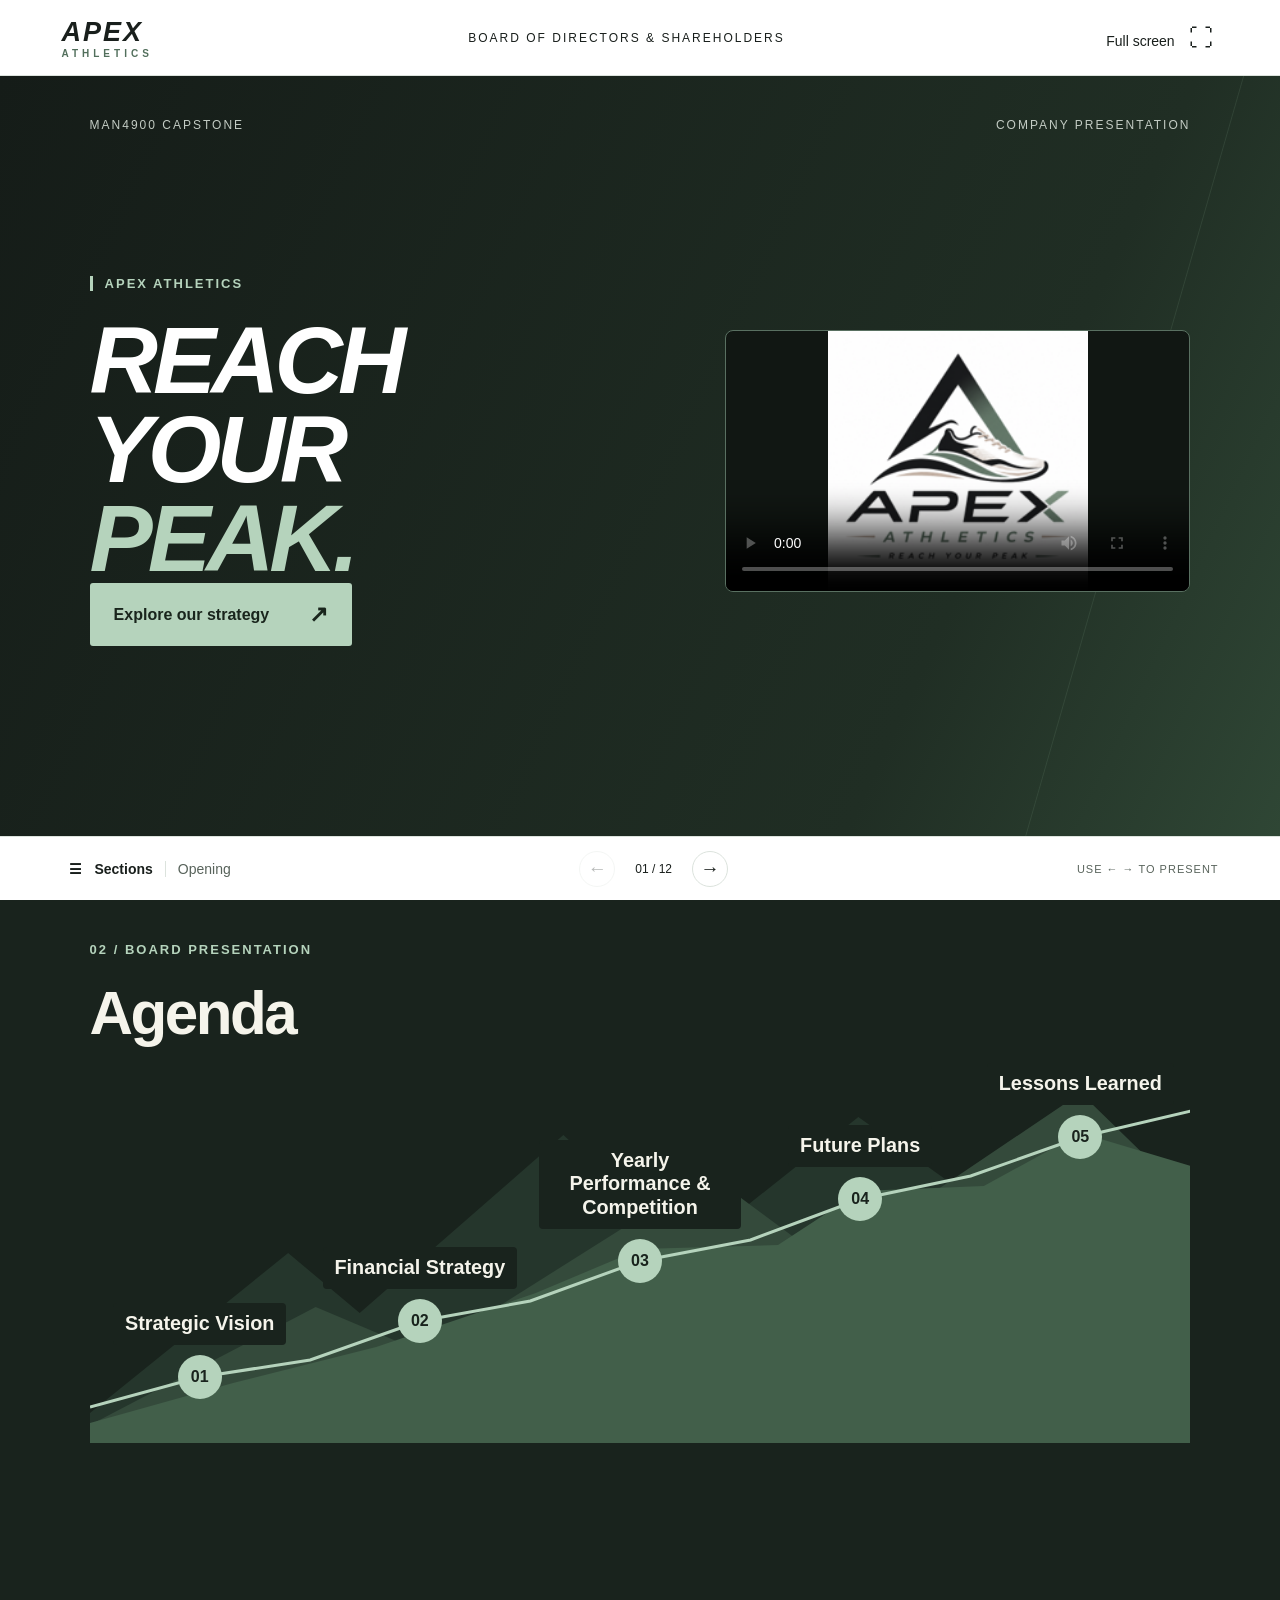
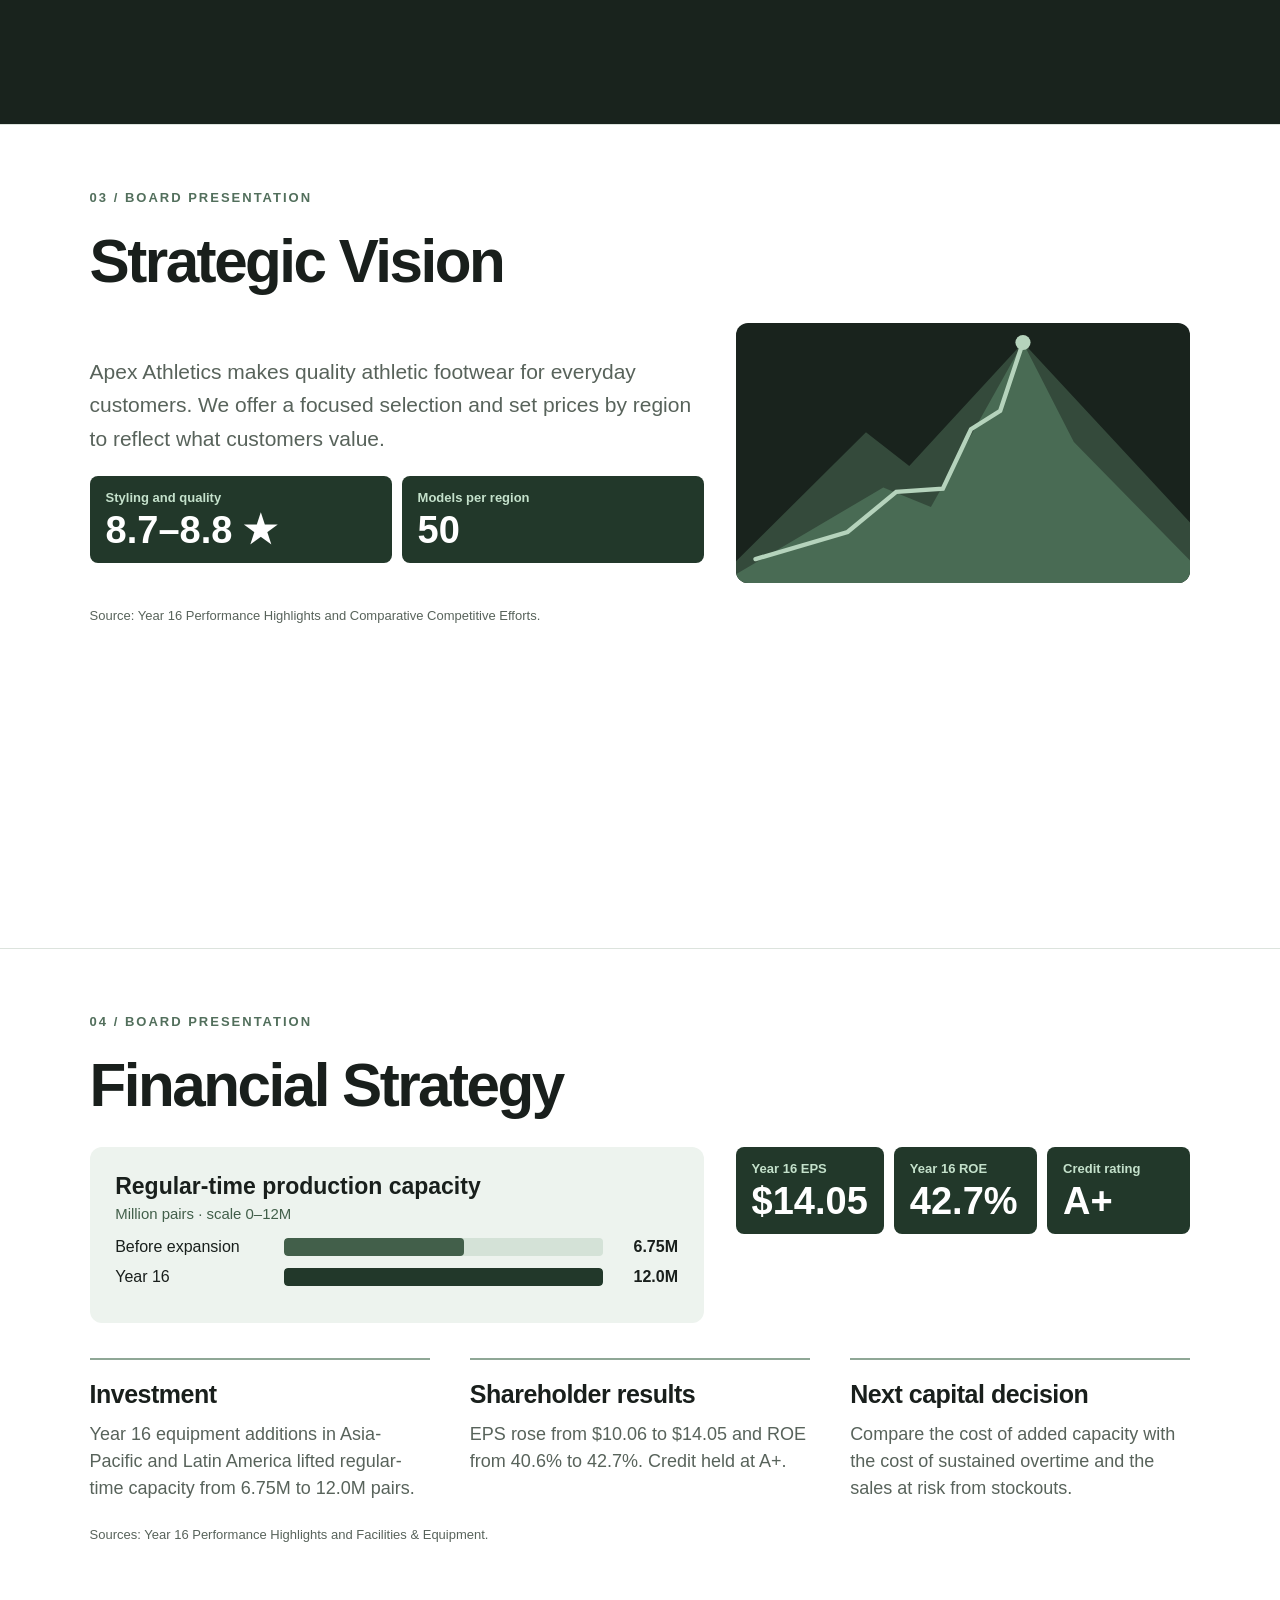
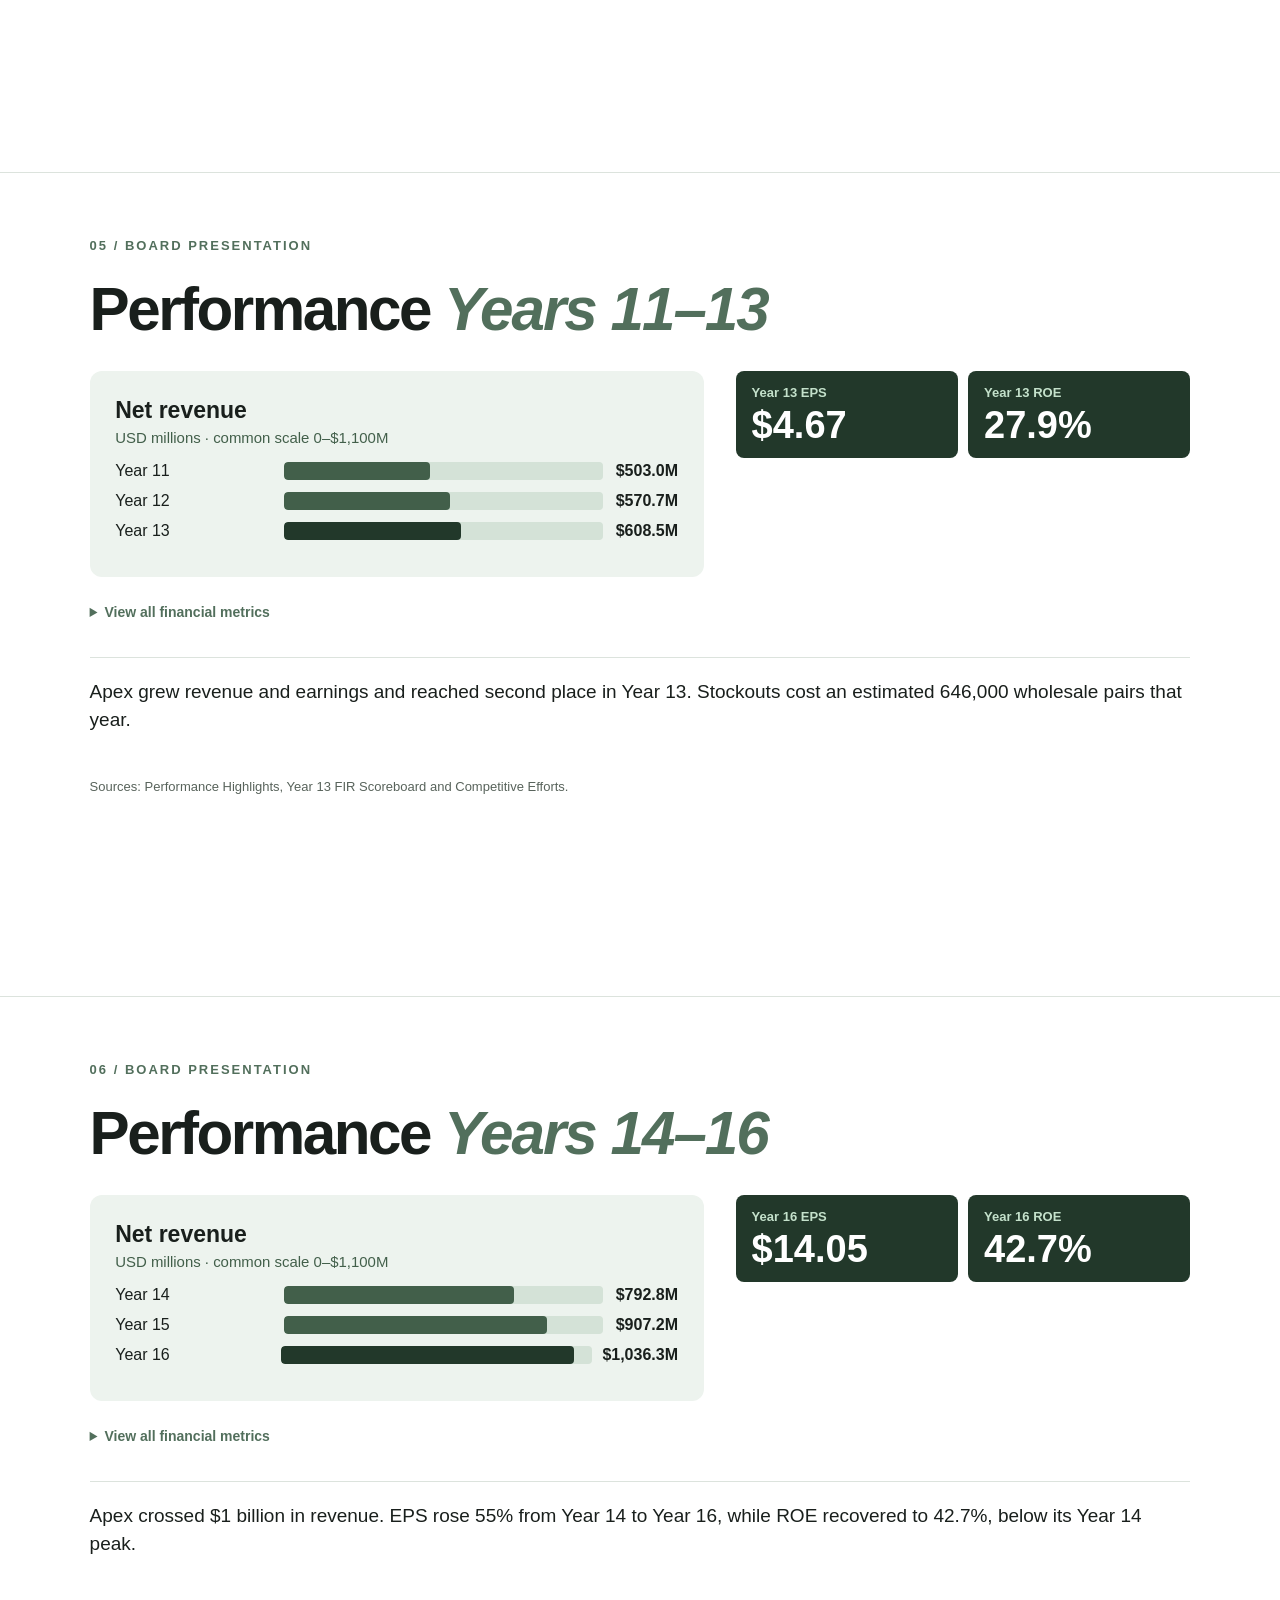
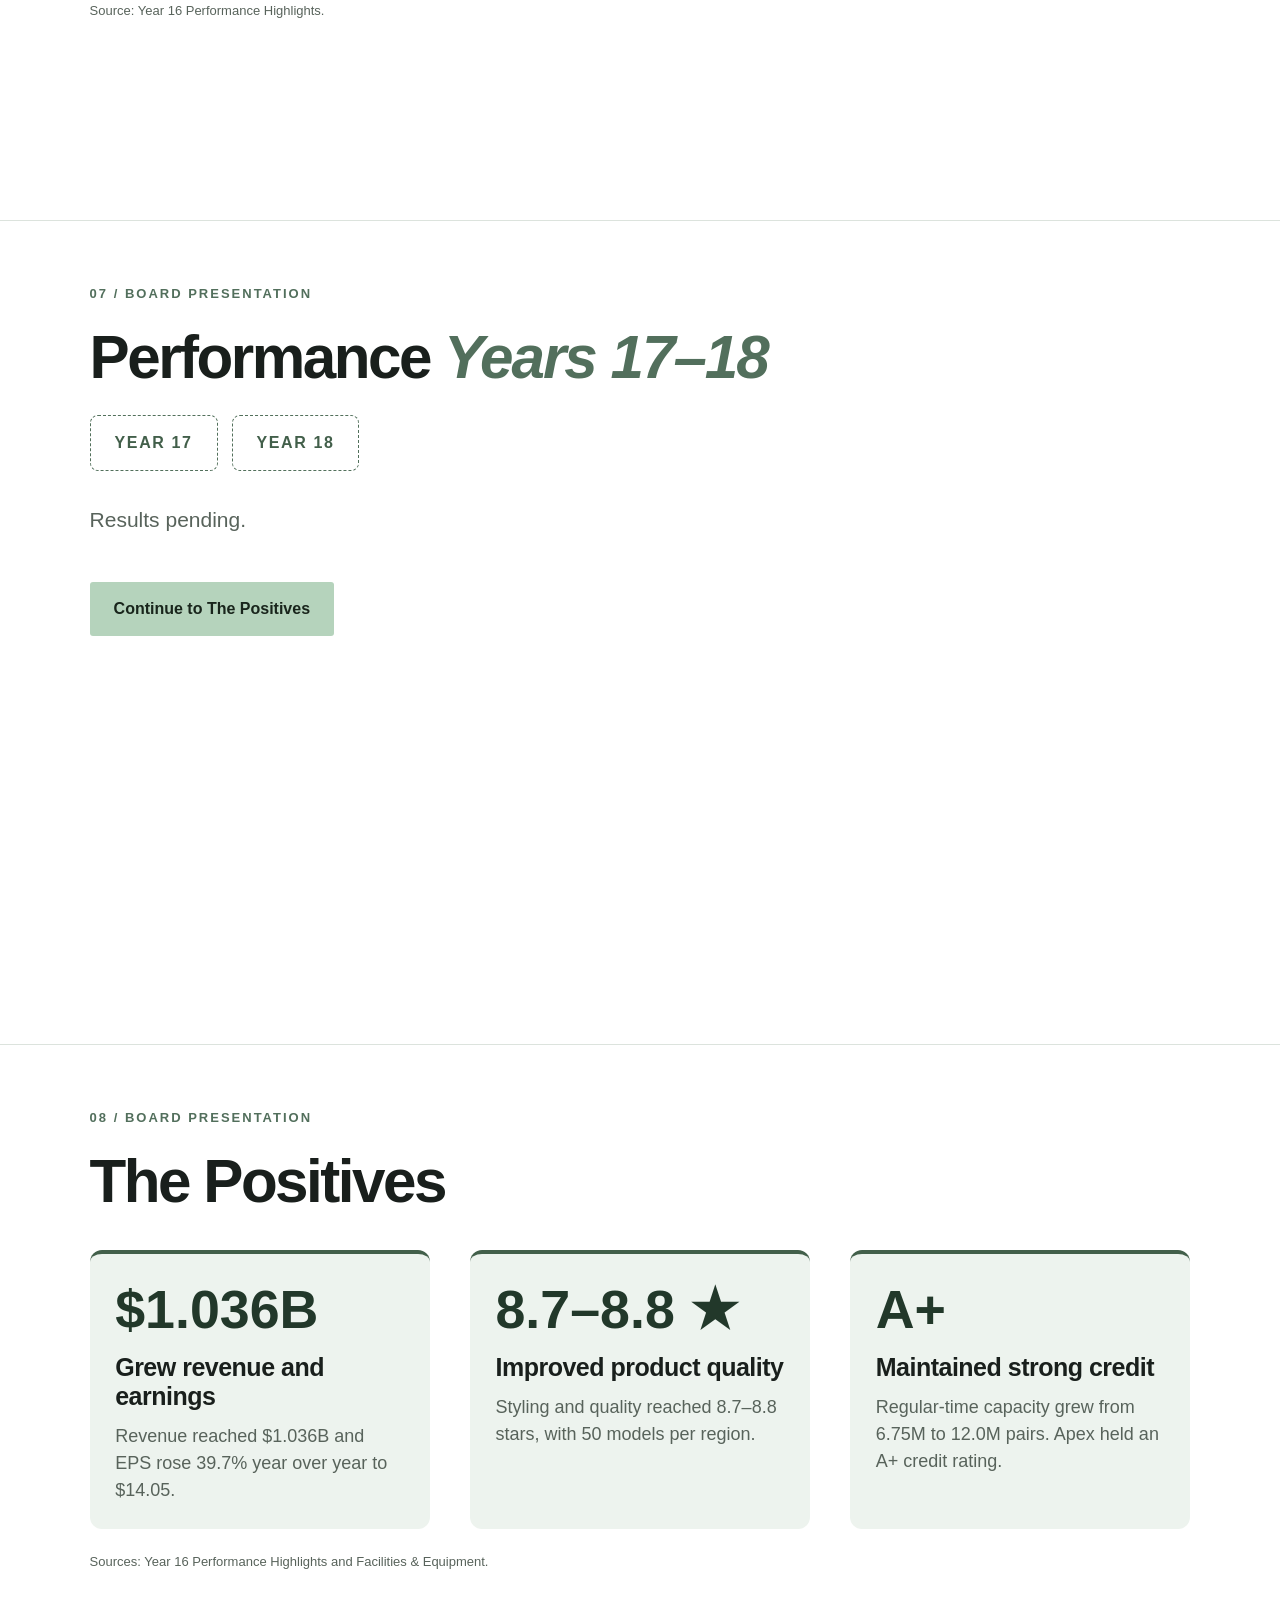
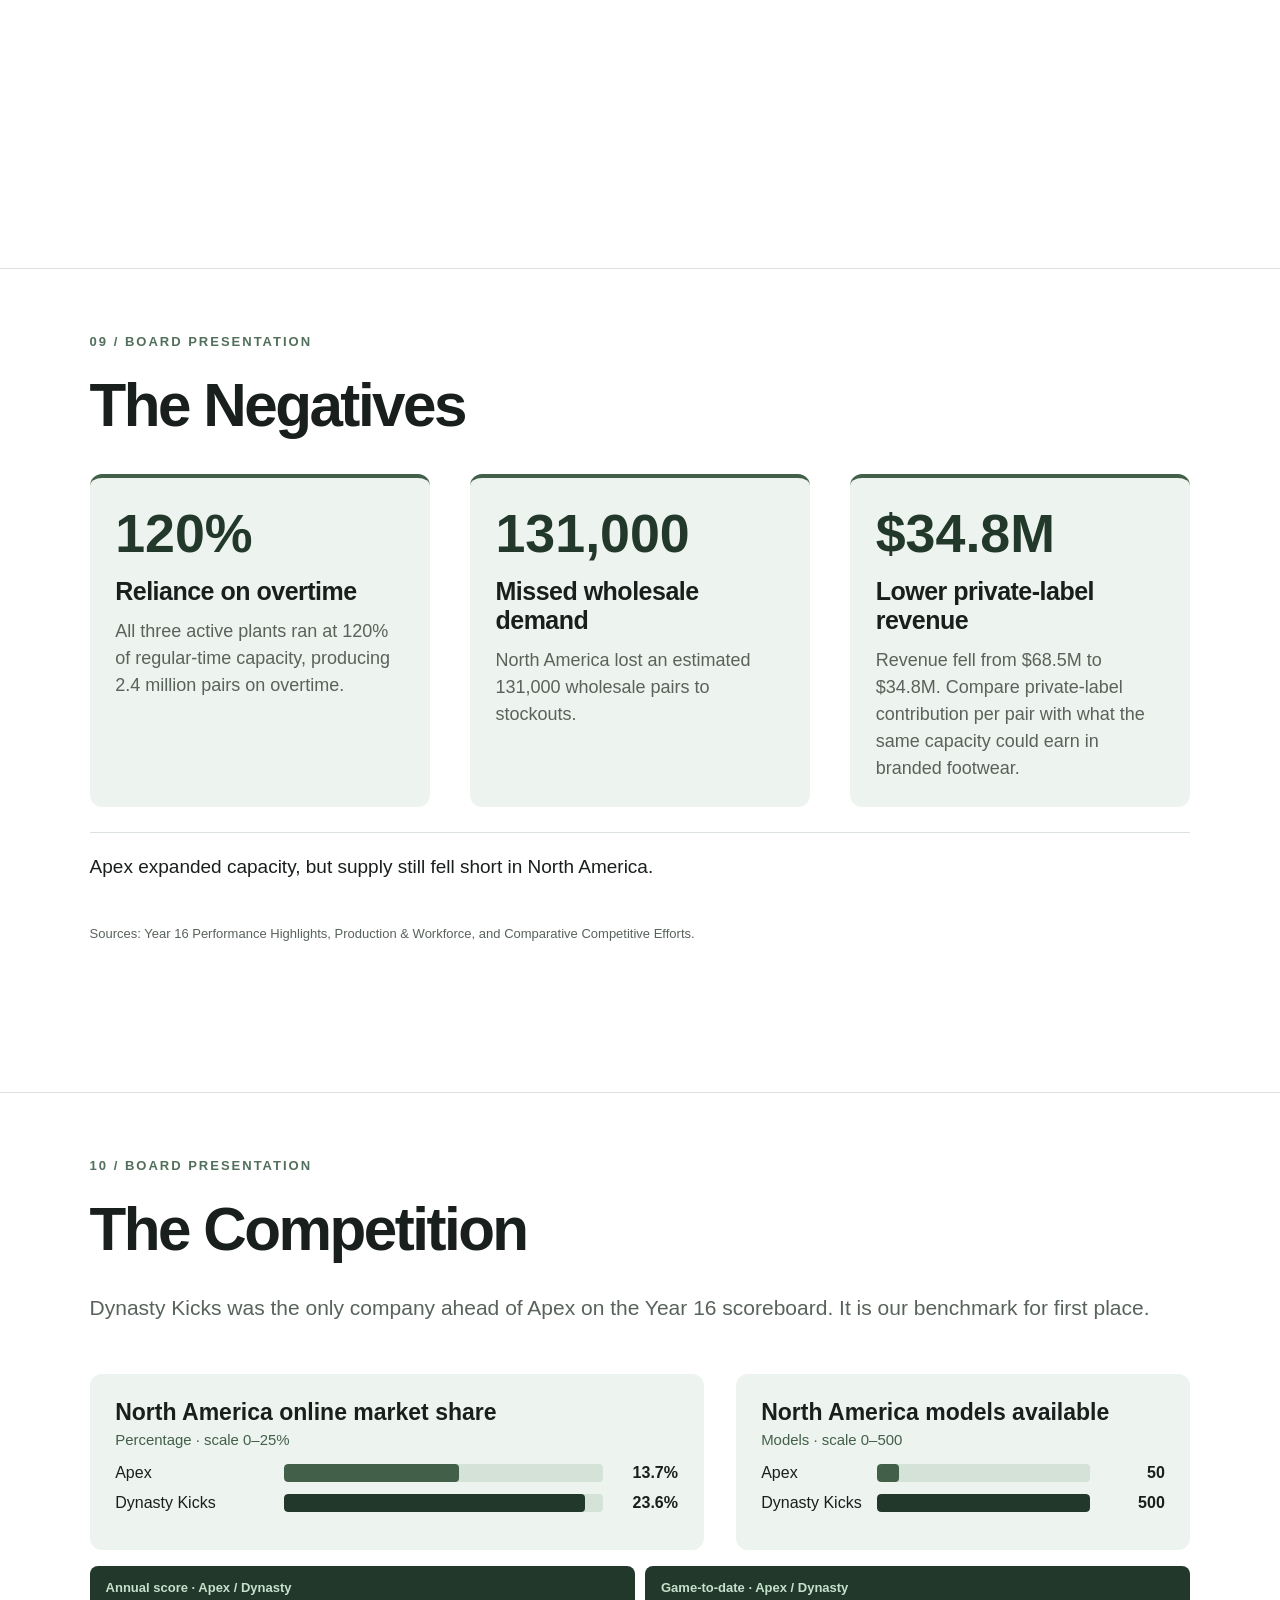
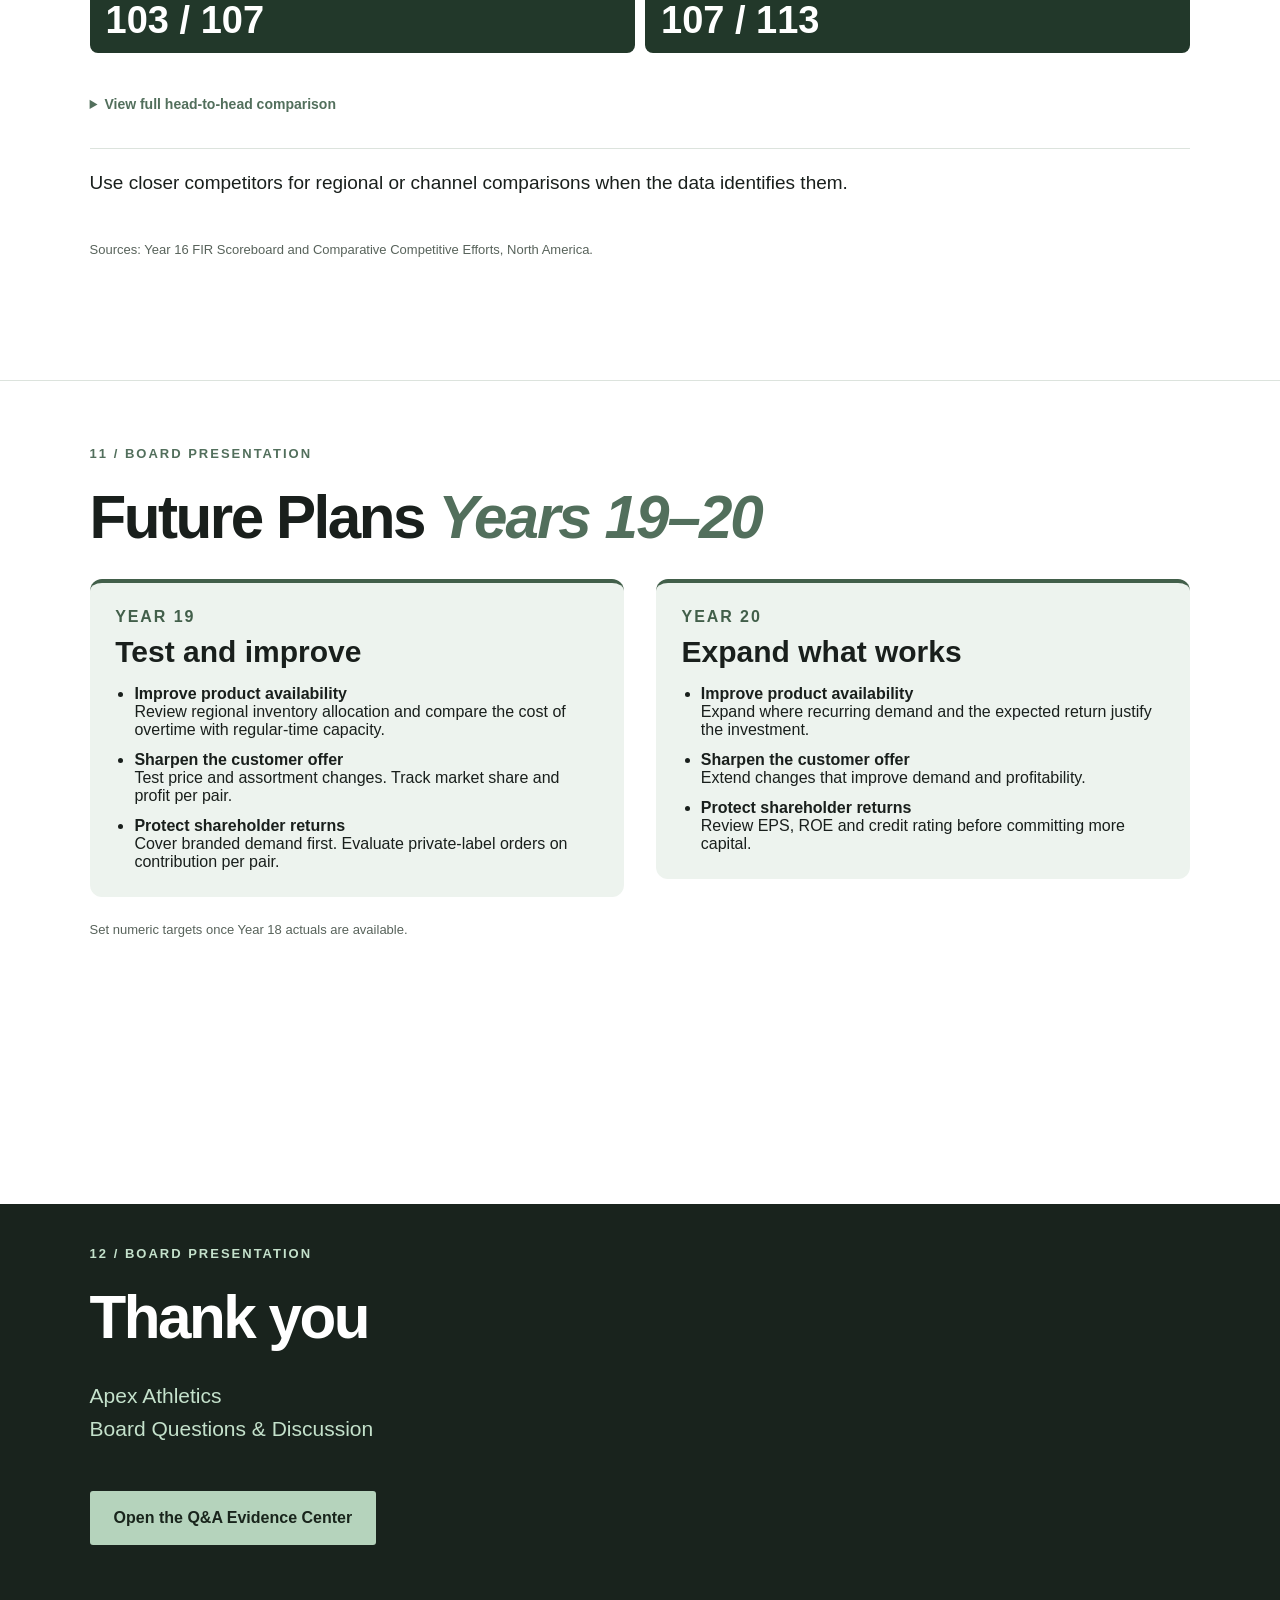
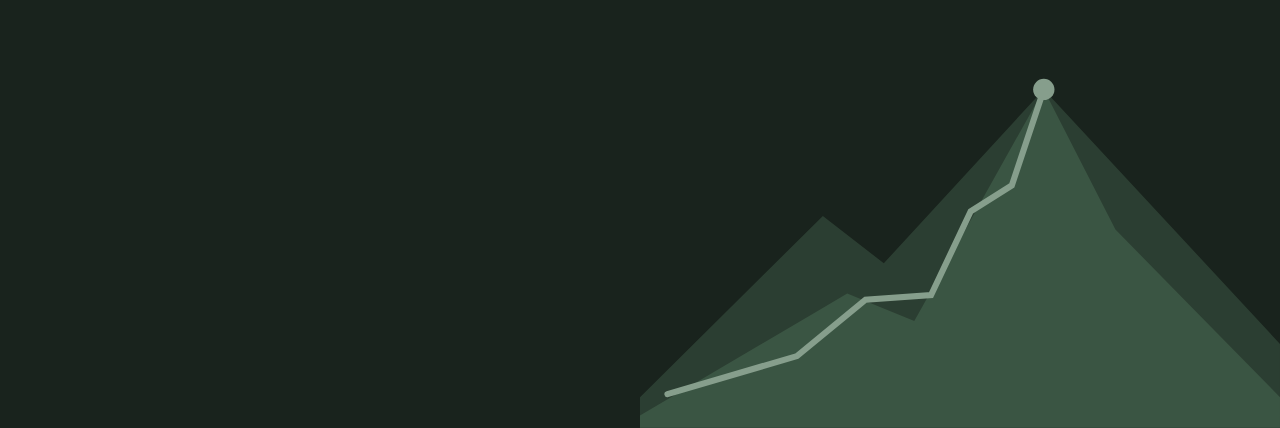
<file: index.html>
<!DOCTYPE html>

<html lang="en">
<head>
<meta charset="utf-8"/><meta content="width=device-width,initial-scale=1" name="viewport"/>
<title>Apex Athletics — Board Presentation</title>
<meta content="Apex Athletics board presentation for the MAN4900 capstone." name="description"/>
<link href="data:image/svg+xml,%3Csvg xmlns='http://www.w3.org/2000/svg' viewBox='0 0 32 32'%3E%3Crect width='32' height='32' rx='6' fill='%23191f1c'/%3E%3Ctext x='7' y='25' fill='%239ab29f' font-size='26' font-family='Arial' font-weight='bold'%3EA%3C/text%3E%3C/svg%3E" rel="icon"/>
<link href="style.css" rel="stylesheet"/>
</head>
<body>
<header class="topbar"><a aria-label="Apex Athletics opening" class="wordmark" href="#opening">APEX <span>ATHLETICS</span></a><span class="meeting">BOARD OF DIRECTORS &amp; SHAREHOLDERS</span><button aria-label="Enter fullscreen presentation" class="fullscreen">Full screen <span aria-hidden="true">⛶</span></button></header>
<main>
<section data-slide-title="Opening" aria-labelledby="opening-title" class="slide opening" id="opening">
<div class="cover-top"><span>MAN4900 CAPSTONE</span><span>COMPANY PRESENTATION</span></div>
<div class="cover-body"><div><p class="eyebrow">APEX ATHLETICS</p><h1 id="opening-title">Reach<br/>your<br/><em>peak.</em></h1><a class="start" href="#agenda">Explore our strategy <span aria-hidden="true">↗</span></a></div><figure class="commercial-player"><video controls playsinline preload="metadata" poster="assets/apex-logo.png" aria-label="Reach Your Peak commercial"><source src="assets/reach-your-peak.mp4" type="video/mp4">Your browser does not support embedded video. <a href="assets/reach-your-peak.mp4">Open the commercial</a>.</video></figure></div>
</section>
<section data-slide-title="Agenda" class="slide agenda-ascent" id="agenda" aria-labelledby="agenda-title">
  <p class="eyebrow">02 / BOARD PRESENTATION</p>
  <h2 id="agenda-title">Agenda</h2>
  <nav class="agenda-route" aria-label="Presentation agenda">
    <svg class="agenda-mountains" aria-hidden="true" viewBox="0 0 1000 360" preserveAspectRatio="none">
      <path fill="#25362c" d="M0 330 180 170 245 230 430 52 545 168 698 34 1000 272V360H0Z"/>
      <path fill="#344a3b" d="M0 342 205 224 304 270 562 91 671 180 900 10 1000 117V360H0Z"/>
      <path fill="#425f4a" d="M0 340 130 300 260 264 405 210 500 166 625 162 700 108 812 103 900 50 1000 83V360H0Z"/>
      <path fill="none" stroke="#b5d3bc" stroke-width="3" vector-effect="non-scaling-stroke" d="M0 324 100 294 200 277 300 238 400 218 500 178 600 157 700 116 800 93 900 54 1000 28"/>
    </svg>
    <ol class="agenda-checkpoints">
    <li><a href="#strategy"><span class="checkpoint-number" aria-hidden="true">01</span><span class="checkpoint-label">Strategic Vision</span></a></li>
    <li><a href="#financial-strategy"><span class="checkpoint-number" aria-hidden="true">02</span><span class="checkpoint-label">Financial Strategy</span></a></li>
    <li><a href="#performance"><span class="checkpoint-number" aria-hidden="true">03</span><span class="checkpoint-label">Yearly Performance &amp; Competition</span></a></li>
    <li><a href="#future"><span class="checkpoint-number" aria-hidden="true">04</span><span class="checkpoint-label">Future Plans</span></a></li>
    <li><a href="#conclusion"><span class="checkpoint-number" aria-hidden="true">05</span><span class="checkpoint-label">Lessons Learned</span></a></li>
    </ol>
  </nav>
</section>
<section data-slide-title="Strategic Vision" class="slide light evidence" id="strategy" aria-labelledby="strategy-title"><p class="eyebrow">03 / BOARD PRESENTATION</p><h2 id="strategy-title">Strategic Vision</h2><div class="board-vision"><div><p class="strategy-intro">Apex Athletics makes quality athletic footwear for everyday customers. We offer a focused selection and set prices by region to reflect what customers value.</p><dl class="board-stats"><div><dt>Styling and quality</dt><dd>8.7–8.8 ★</dd></div><div><dt>Models per region</dt><dd>50</dd></div></dl></div><div class="board-peak-panel"><svg class="board-peak" viewBox="0 0 420 240" aria-hidden="true"><path fill="#344a3b" d="M0 220 120 101 160 132 265 18 420 185V240H0Z"/><path fill="#496b54" d="M0 232 136 152 180 170 265 18 312 110 420 220V240H0Z"/><path fill="none" stroke="#b5d3bc" stroke-width="4" stroke-linecap="round" d="M18 218 103 193 148 156 191 153 217 98 244 81 265 18"/><circle cx="265" cy="18" r="7" fill="#b5d3bc"/></svg></div></div><p class="strategy-note">Source: Year 16 Performance Highlights and Comparative Competitive Efforts.</p></section>
<section data-slide-title="Financial Strategy" class="slide light evidence" id="financial-strategy" aria-labelledby="financial-strategy-title"><p class="eyebrow">04 / BOARD PRESENTATION</p><h2 id="financial-strategy-title">Financial Strategy</h2><div class="board-split"><figure class="board-chart"><figcaption>Regular-time production capacity<small>Million pairs · scale 0–12M</small></figcaption><div class="board-bar-row"><span>Before expansion</span><div class="board-track" aria-hidden="true"><i style="--width:56.25%"></i></div><b>6.75M</b></div><div class="board-bar-row"><span>Year 16</span><div class="board-track" aria-hidden="true"><i style="--width:100.00%"></i></div><b>12.0M</b></div></figure><dl class="board-stats"><div><dt>Year 16 EPS</dt><dd>$14.05</dd></div><div><dt>Year 16 ROE</dt><dd>42.7%</dd></div><div><dt>Credit rating</dt><dd>A+</dd></div></dl></div><div class="pillars"><article><h3>Investment</h3><p>Year 16 equipment additions in Asia-Pacific and Latin America lifted regular-time capacity from 6.75M to 12.0M pairs.</p></article><article><h3>Shareholder results</h3><p>EPS rose from $10.06 to $14.05 and ROE from 40.6% to 42.7%. Credit held at A+.</p></article><article><h3>Next capital decision</h3><p>Compare the cost of added capacity with the cost of sustained overtime and the sales at risk from stockouts.</p></article></div><p class="strategy-note">Sources: Year 16 Performance Highlights and Facilities &amp; Equipment.</p></section>
<section data-slide-title="Performance, Years 11–13" class="slide light evidence" id="performance" aria-labelledby="performance-title"><p class="eyebrow">05 / BOARD PRESENTATION</p><h2 id="performance-title">Performance <em>Years 11–13</em></h2><div class="board-split"><figure class="board-chart"><figcaption>Net revenue<small>USD millions · common scale 0–$1,100M</small></figcaption><div class="board-bar-row"><span>Year 11</span><div class="board-track" aria-hidden="true"><i style="--width:45.73%"></i></div><b>$503.0M</b></div><div class="board-bar-row"><span>Year 12</span><div class="board-track" aria-hidden="true"><i style="--width:51.88%"></i></div><b>$570.7M</b></div><div class="board-bar-row"><span>Year 13</span><div class="board-track" aria-hidden="true"><i style="--width:55.32%"></i></div><b>$608.5M</b></div></figure><dl class="board-stats"><div><dt>Year 13 EPS</dt><dd>$4.67</dd></div><div><dt>Year 13 ROE</dt><dd>27.9%</dd></div></dl></div><details class="report-notes"><summary>View all financial metrics</summary><div class="table-wrap"><table class="results-table"><caption>Actual results</caption><thead><tr><th scope="col">Measure</th><th scope="col">Year 11</th><th scope="col">Year 12</th><th scope="col">Year 13</th></tr></thead><tbody><tr><th scope="row">Net revenue</th><td>$503.0M</td><td>$570.7M</td><td>$608.5M</td></tr><tr><th scope="row">Earnings per share</th><td>$3.12</td><td>$4.17</td><td>$4.67</td></tr><tr><th scope="row">Return on equity</th><td>25.9%</td><td>27.5%</td><td>27.9%</td></tr><tr><th scope="row">Stock price</th><td>$56.55</td><td>$87.81</td><td>$105.46</td></tr><tr><th scope="row">Credit rating</th><td>A</td><td>A+</td><td>A+</td></tr><tr><th scope="row">Image rating</th><td>82</td><td>79</td><td>90</td></tr></tbody></table></div></details><p class="evidence-takeaway">Apex grew revenue and earnings and reached second place in Year 13. Stockouts cost an estimated 646,000 wholesale pairs that year.</p><p class="strategy-note">Sources: Performance Highlights, Year 13 FIR Scoreboard and Competitive Efforts.</p></section>
<section data-slide-title="Performance, Years 14–16" class="slide light evidence" id="performance-growth" aria-labelledby="performance-growth-title"><p class="eyebrow">06 / BOARD PRESENTATION</p><h2 id="performance-growth-title">Performance <em>Years 14–16</em></h2><div class="board-split"><figure class="board-chart"><figcaption>Net revenue<small>USD millions · common scale 0–$1,100M</small></figcaption><div class="board-bar-row"><span>Year 14</span><div class="board-track" aria-hidden="true"><i style="--width:72.07%"></i></div><b>$792.8M</b></div><div class="board-bar-row"><span>Year 15</span><div class="board-track" aria-hidden="true"><i style="--width:82.47%"></i></div><b>$907.2M</b></div><div class="board-bar-row"><span>Year 16</span><div class="board-track" aria-hidden="true"><i style="--width:94.21%"></i></div><b>$1,036.3M</b></div></figure><dl class="board-stats"><div><dt>Year 16 EPS</dt><dd>$14.05</dd></div><div><dt>Year 16 ROE</dt><dd>42.7%</dd></div></dl></div><details class="report-notes"><summary>View all financial metrics</summary><div class="table-wrap"><table class="results-table"><caption>Actual results</caption><thead><tr><th scope="col">Measure</th><th scope="col">Year 14</th><th scope="col">Year 15</th><th scope="col">Year 16</th></tr></thead><tbody><tr><th scope="row">Net revenue</th><td>$792.8M</td><td>$907.2M</td><td>$1,036.3M</td></tr><tr><th scope="row">Earnings per share</th><td>$9.04</td><td>$10.06</td><td>$14.05</td></tr><tr><th scope="row">Return on equity</th><td>48.1%</td><td>40.6%</td><td>42.7%</td></tr><tr><th scope="row">Stock price</th><td>$242.78</td><td>$258.53</td><td>$369.30</td></tr><tr><th scope="row">Credit rating</th><td>A+</td><td>A+</td><td>A+</td></tr><tr><th scope="row">Image rating</th><td>93</td><td>96</td><td>96</td></tr></tbody></table></div></details><p class="evidence-takeaway">Apex crossed $1 billion in revenue. EPS rose 55% from Year 14 to Year 16, while ROE recovered to 42.7%, below its Year 14 peak.</p><p class="strategy-note">Source: Year 16 Performance Highlights.</p></section>
<section data-slide-title="Performance, Years 17–18" class="slide light evidence" id="performance-pending" aria-labelledby="performance-pending-title"><p class="eyebrow">07 / BOARD PRESENTATION</p><h2 id="performance-pending-title">Performance <em>Years 17–18</em></h2><div class="board-pending"><span>YEAR 17</span><span>YEAR 18</span></div><p class="intro">Results pending.</p><a class="start" href="#positives">Continue to The Positives</a></section>
<section data-slide-title="The Positives" class="slide light evidence" id="positives" aria-labelledby="positives-title"><p class="eyebrow">08 / BOARD PRESENTATION</p><h2 id="positives-title">The Positives</h2><div class="pillars board-scorecards"><article><p class="board-score">$1.036B</p><h3>Grew revenue and earnings</h3><p>Revenue reached $1.036B and EPS rose 39.7% year over year to $14.05.</p></article><article><p class="board-score">8.7–8.8 ★</p><h3>Improved product quality</h3><p>Styling and quality reached 8.7–8.8 stars, with 50 models per region.</p></article><article><p class="board-score">A+</p><h3>Maintained strong credit</h3><p>Regular-time capacity grew from 6.75M to 12.0M pairs. Apex held an A+ credit rating.</p></article></div><p class="strategy-note">Sources: Year 16 Performance Highlights and Facilities &amp; Equipment.</p></section>
<section data-slide-title="The Negatives" class="slide light evidence" id="decisions" aria-labelledby="decisions-title"><p class="eyebrow">09 / BOARD PRESENTATION</p><h2 id="decisions-title">The Negatives</h2><div class="pillars board-scorecards"><article><p class="board-score">120%</p><h3>Reliance on overtime</h3><p>All three active plants ran at 120% of regular-time capacity, producing 2.4 million pairs on overtime.</p></article><article><p class="board-score">131,000</p><h3>Missed wholesale demand</h3><p>North America lost an estimated 131,000 wholesale pairs to stockouts.</p></article><article><p class="board-score">$34.8M</p><h3>Lower private-label revenue</h3><p>Revenue fell from $68.5M to $34.8M. Compare private-label contribution per pair with what the same capacity could earn in branded footwear.</p></article></div><p class="evidence-takeaway">Apex expanded capacity, but supply still fell short in North America.</p><p class="strategy-note">Sources: Year 16 Performance Highlights, Production &amp; Workforce, and Comparative Competitive Efforts.</p></section>
<section data-slide-title="The Competition" class="slide light evidence" id="competition" aria-labelledby="competition-title"><p class="eyebrow">10 / BOARD PRESENTATION</p><h2 id="competition-title">The Competition</h2><p class="intro">Dynasty Kicks was the only company ahead of Apex on the Year 16 scoreboard. It is our benchmark for first place.</p><div class="board-split"><figure class="board-chart"><figcaption>North America online market share<small>Percentage · scale 0–25%</small></figcaption><div class="board-bar-row"><span>Apex</span><div class="board-track" aria-hidden="true"><i style="--width:54.80%"></i></div><b>13.7%</b></div><div class="board-bar-row"><span>Dynasty Kicks</span><div class="board-track" aria-hidden="true"><i style="--width:94.40%"></i></div><b>23.6%</b></div></figure><figure class="board-chart"><figcaption>North America models available<small>Models · scale 0–500</small></figcaption><div class="board-bar-row"><span>Apex</span><div class="board-track" aria-hidden="true"><i style="--width:10.00%"></i></div><b>50</b></div><div class="board-bar-row"><span>Dynasty Kicks</span><div class="board-track" aria-hidden="true"><i style="--width:100.00%"></i></div><b>500</b></div></figure></div><dl class="board-stats"><div><dt>Annual score · Apex / Dynasty</dt><dd>103 / 107</dd></div><div><dt>Game-to-date · Apex / Dynasty</dt><dd>107 / 113</dd></div></dl><details class="report-notes"><summary>View full head-to-head comparison</summary><div class="table-wrap"><table class="results-table"><caption>Year 16 benchmark</caption><thead><tr><th scope="col">Measure</th><th scope="col">Apex Athletics</th><th scope="col">Dynasty Kicks</th></tr></thead><tbody><tr><th scope="row">Annual weighted score</th><td>103</td><td>107</td></tr><tr><th scope="row">Game-to-date score</th><td>107</td><td>113</td></tr><tr><th scope="row">North America online price</th><td>$96.50</td><td>$90.00</td></tr><tr><th scope="row">North America styling and quality</th><td>8.7 stars</td><td>8.9 stars</td></tr><tr><th scope="row">North America models available</th><td>50</td><td>500</td></tr><tr><th scope="row">North America online market share</th><td>13.7%</td><td>23.6%</td></tr></tbody></table></div></details><p class="evidence-takeaway">Use closer competitors for regional or channel comparisons when the data identifies them.</p><p class="strategy-note">Sources: Year 16 FIR Scoreboard and Comparative Competitive Efforts, North America.</p></section>
<section data-slide-title="Future Plans" class="slide light evidence" id="future" aria-labelledby="future-title"><p class="eyebrow">11 / BOARD PRESENTATION</p><h2 id="future-title">Future Plans <em>Years 19–20</em></h2><div class="board-roadmap"><article><span>YEAR 19</span><h3>Test and improve</h3><ul><li><strong>Improve product availability</strong><br>Review regional inventory allocation and compare the cost of overtime with regular-time capacity.</li><li><strong>Sharpen the customer offer</strong><br>Test price and assortment changes. Track market share and profit per pair.</li><li><strong>Protect shareholder returns</strong><br>Cover branded demand first. Evaluate private-label orders on contribution per pair.</li></ul></article><article><span>YEAR 20</span><h3>Expand what works</h3><ul><li><strong>Improve product availability</strong><br>Expand where recurring demand and the expected return justify the investment.</li><li><strong>Sharpen the customer offer</strong><br>Extend changes that improve demand and profitability.</li><li><strong>Protect shareholder returns</strong><br>Review EPS, ROE and credit rating before committing more capital.</li></ul></article></div><p class="strategy-note">Set numeric targets once Year 18 actuals are available.</p></section>
<section data-slide-title="Thank You &amp; Board Q&A" class="slide board-finale" id="conclusion" aria-labelledby="conclusion-title"><p class="eyebrow">12 / BOARD PRESENTATION</p><h2 id="conclusion-title">Thank you</h2><div class="board-closing-art"><svg class="board-peak" viewBox="0 0 420 240" aria-hidden="true"><path fill="#344a3b" d="M0 220 120 101 160 132 265 18 420 185V240H0Z"/><path fill="#496b54" d="M0 232 136 152 180 170 265 18 312 110 420 220V240H0Z"/><path fill="none" stroke="#b5d3bc" stroke-width="4" stroke-linecap="round" d="M18 218 103 193 148 156 191 153 217 98 244 81 265 18"/><circle cx="265" cy="18" r="7" fill="#b5d3bc"/></svg></div><p class="intro">Apex Athletics<br>Board Questions &amp; Discussion</p><a class="start" href="evidence.html">Open the Q&amp;A Evidence Center</a></section>
</main>
<footer class="presentation-controls"><div class="section-picker"><button aria-controls="sections-menu" aria-expanded="false" id="sections-toggle"><span aria-hidden="true">☰</span> Sections <span class="current-section" id="section-label">Opening</span></button><nav aria-label="Presentation sections" hidden="" id="sections-menu"><p>JUMP TO A SECTION</p><div id="section-links"></div></nav></div><div><button aria-label="Previous section" id="previous">←</button><span aria-live="polite" id="position">01 / 03</span><button aria-label="Next section" id="next">→</button></div><span class="keyboard-tip">USE ← → TO PRESENT</span></footer>
<script src="app.js"></script>
</body></html>
</file>
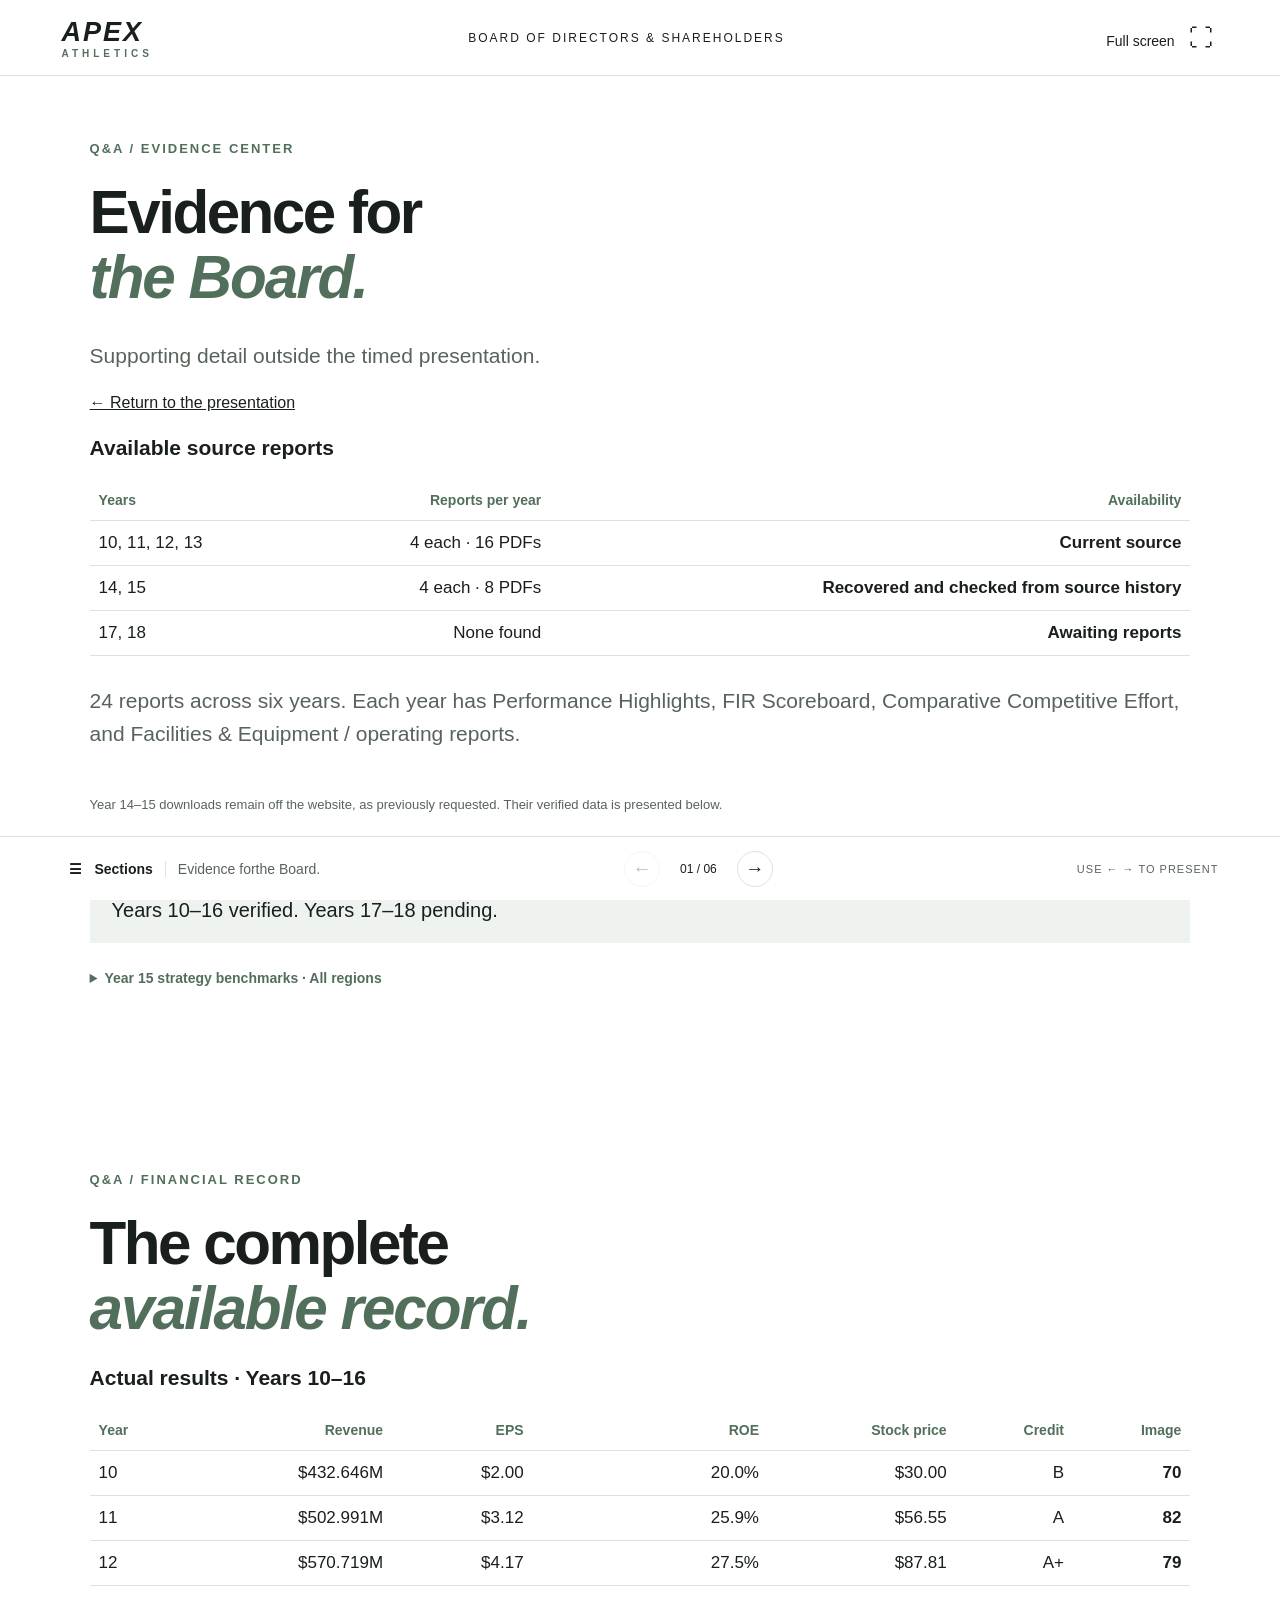
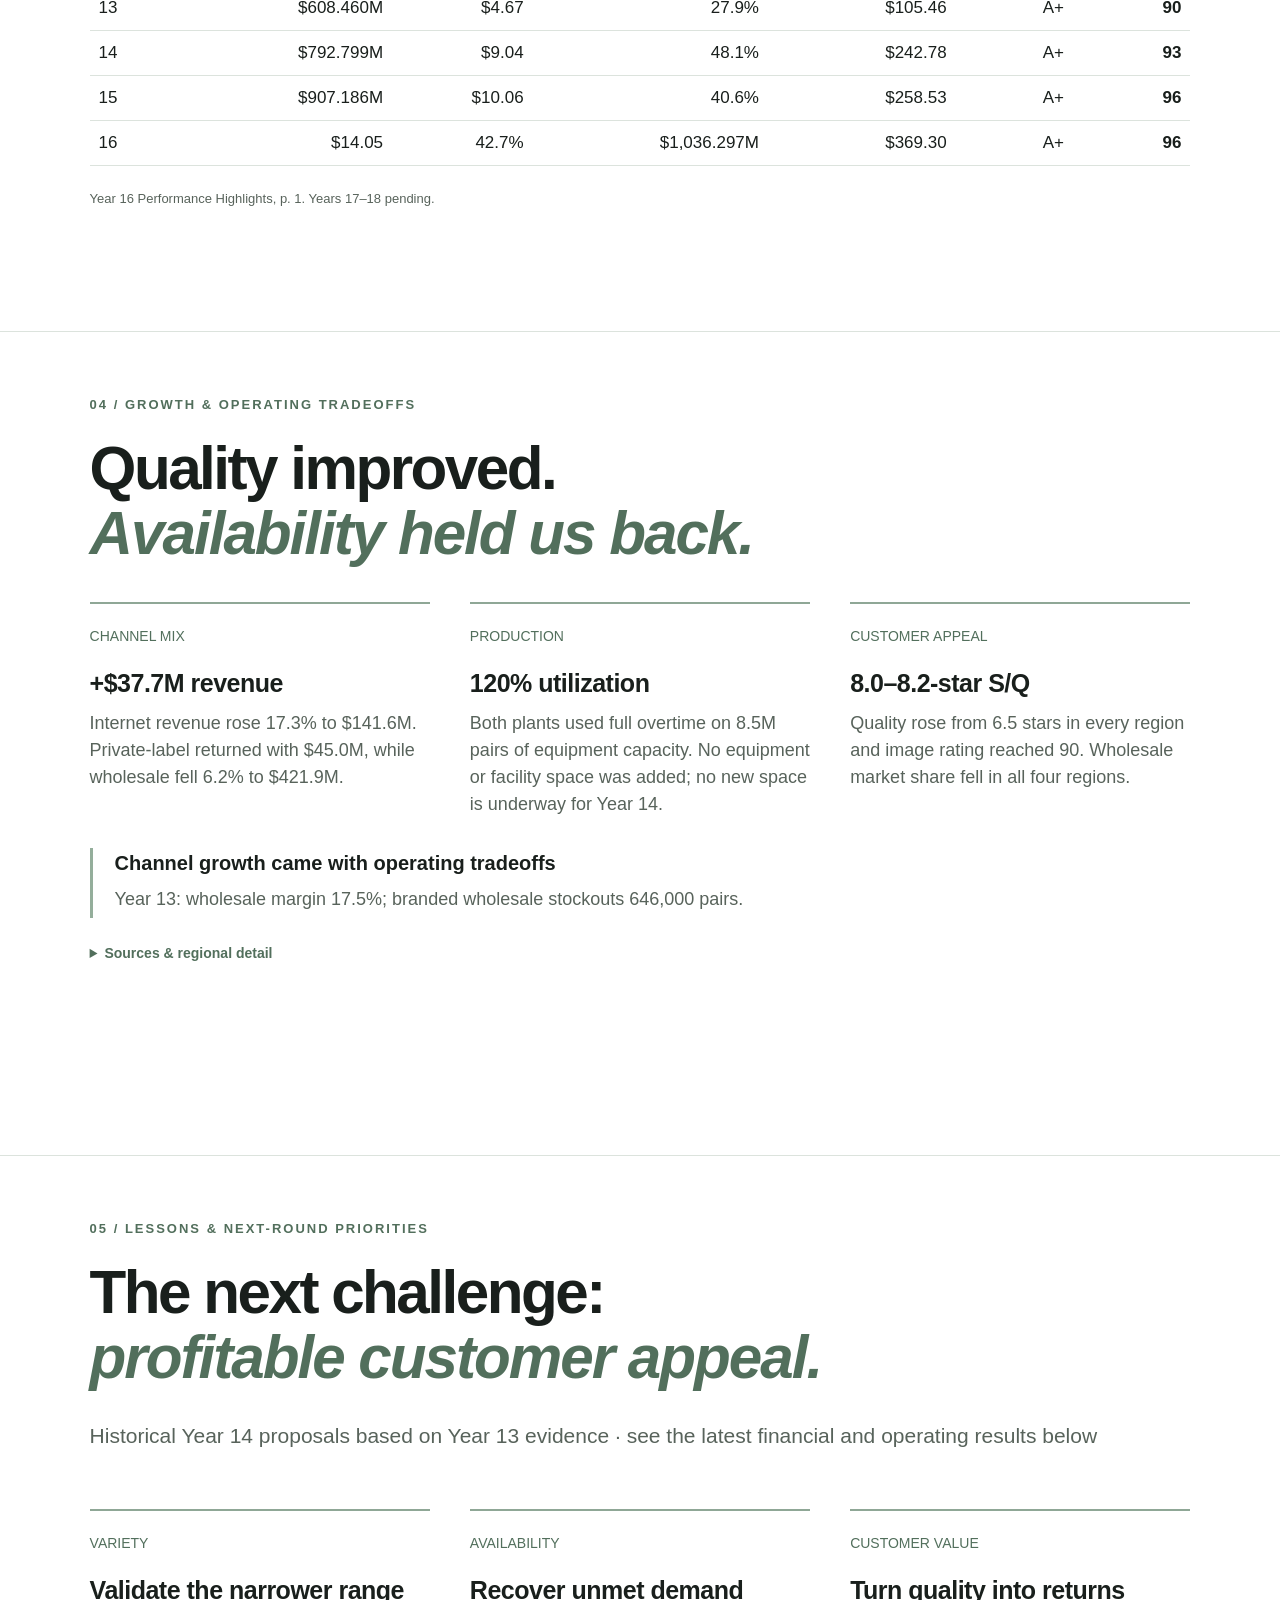
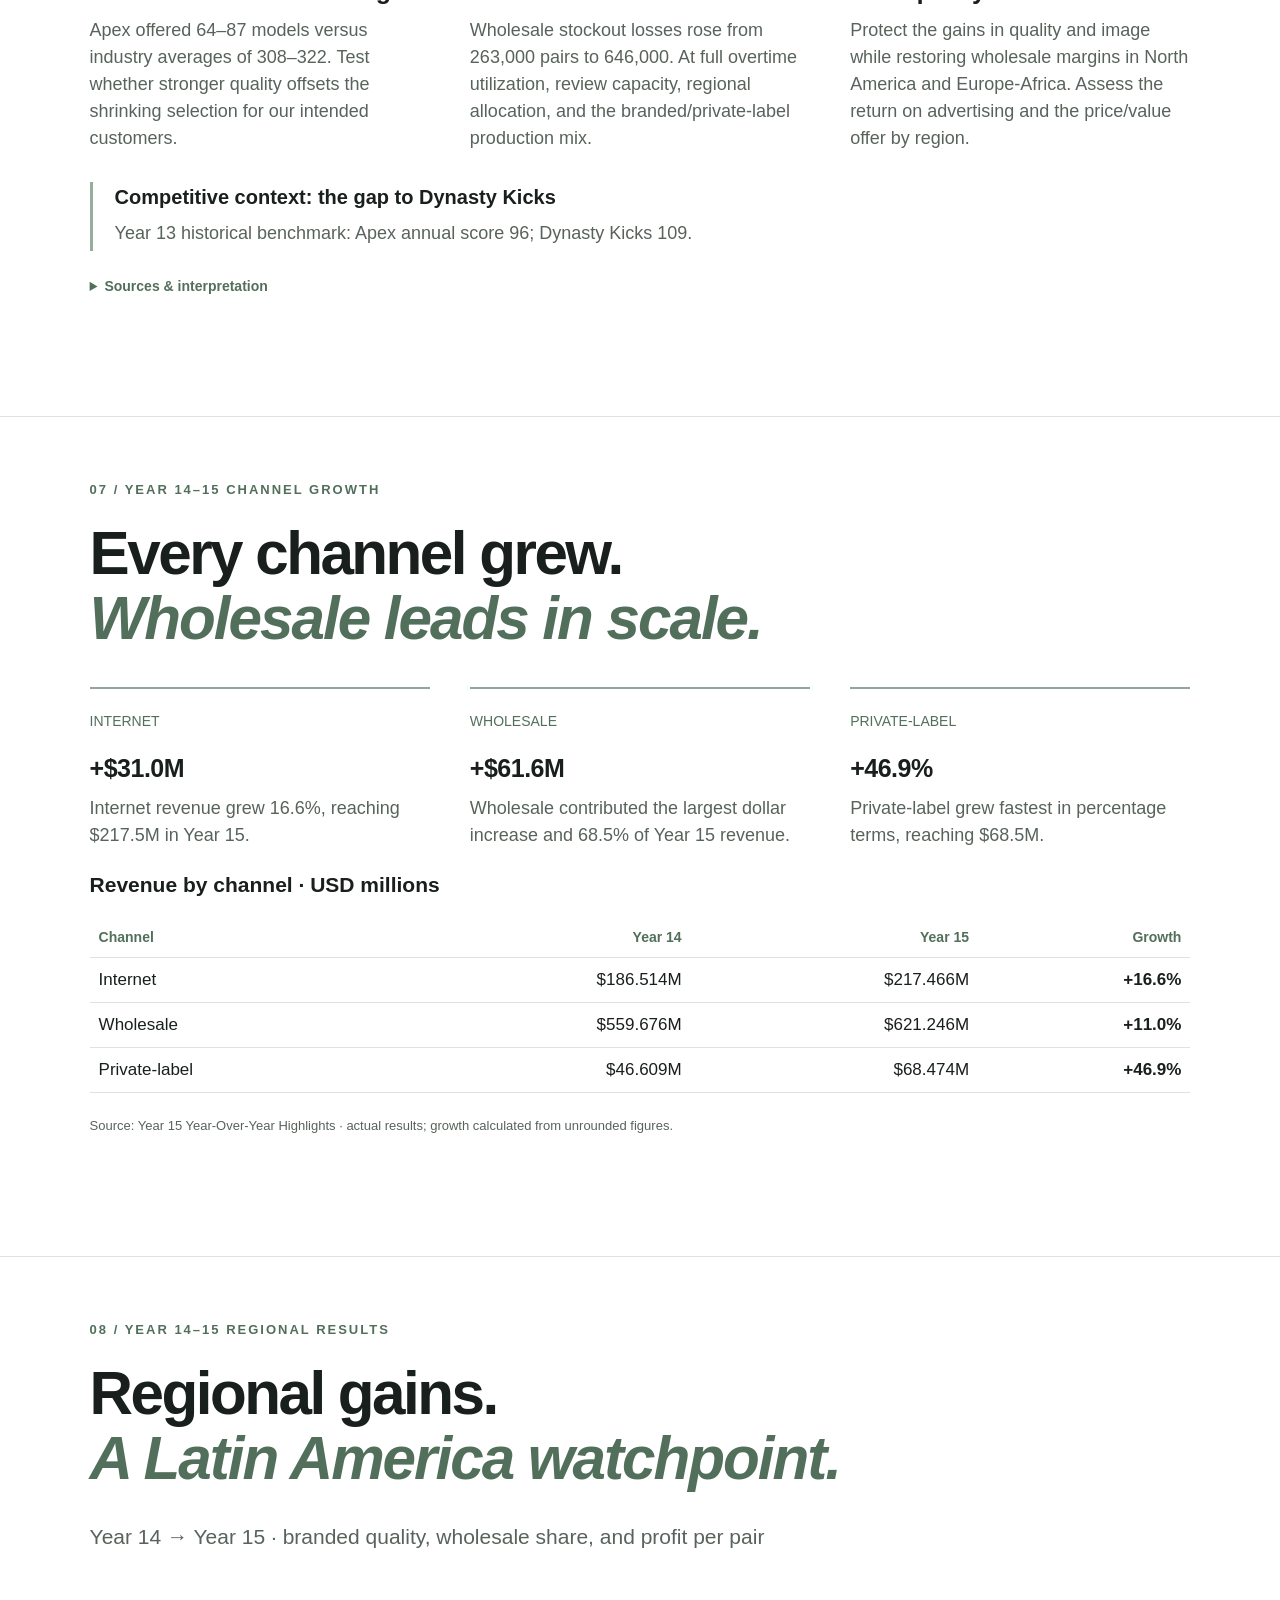
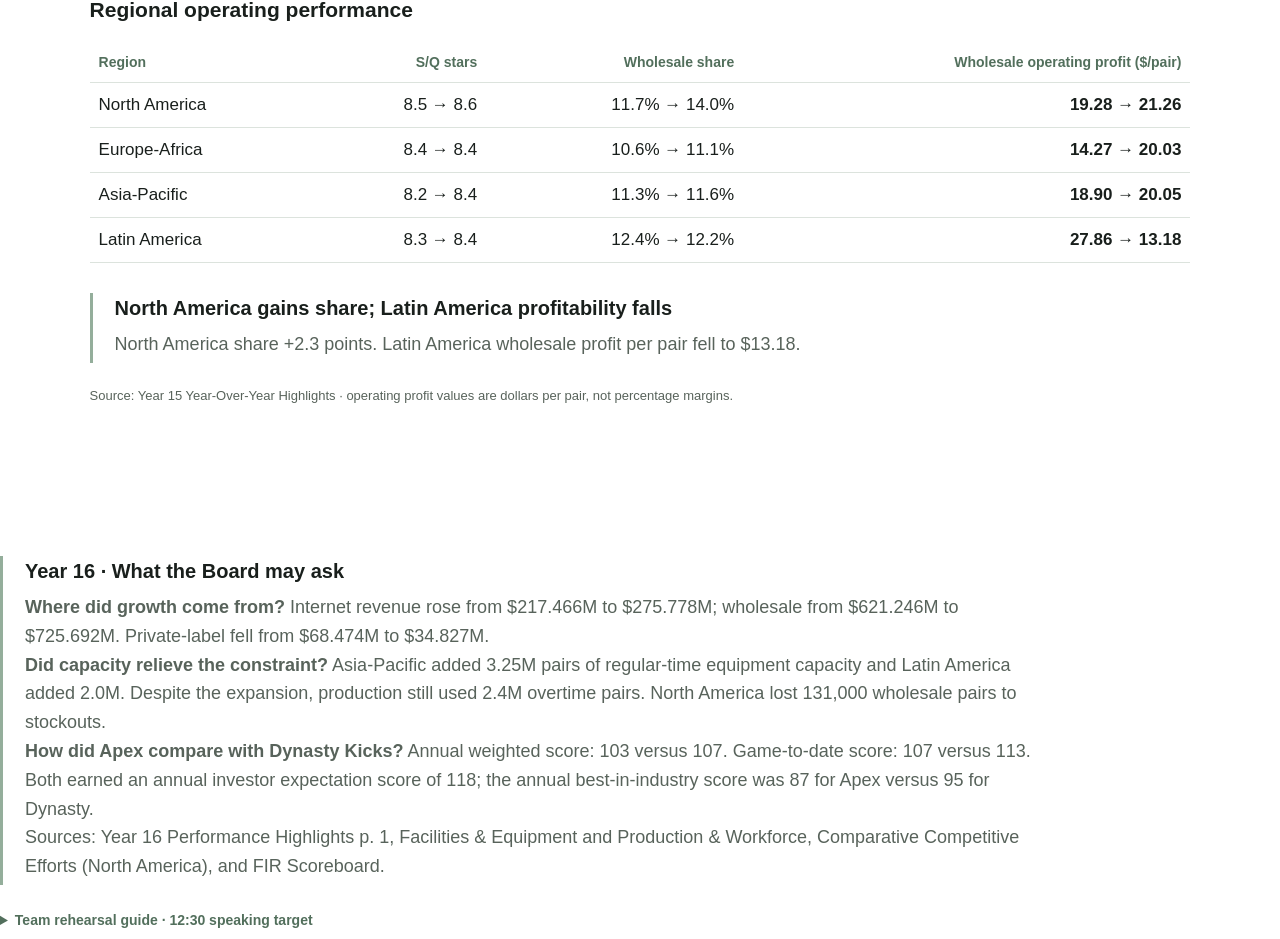
<file: evidence.html>
<!DOCTYPE html>

<html lang="en">
<head>
<meta charset="utf-8"/><meta content="width=device-width,initial-scale=1" name="viewport"/>
<title>Apex Athletics — Evidence Center</title>
<meta content="Apex Athletics board presentation for the MAN4900 capstone." name="description"/>
<link href="data:image/svg+xml,%3Csvg xmlns='http://www.w3.org/2000/svg' viewBox='0 0 32 32'%3E%3Crect width='32' height='32' rx='6' fill='%23191f1c'/%3E%3Ctext x='7' y='25' fill='%239ab29f' font-size='26' font-family='Arial' font-weight='bold'%3EA%3C/text%3E%3C/svg%3E" rel="icon"/>
<link href="style.css" rel="stylesheet"/>
</head>
<body>
<header class="topbar"><a aria-label="Apex Athletics opening" class="wordmark" href="index.html#opening">APEX <span>ATHLETICS</span></a><span class="meeting">BOARD OF DIRECTORS &amp; SHAREHOLDERS</span><button aria-label="Enter fullscreen presentation" class="fullscreen">Full screen <span aria-hidden="true">⛶</span></button></header>
<main><section aria-labelledby="evidence-title" class="slide light" id="evidence"><p class="eyebrow">Q&amp;A / EVIDENCE CENTER</p><h2 id="evidence-title">Evidence for<br/><em>the Board.</em></h2><p class="intro">Supporting detail outside the timed presentation.</p><a href="index.html#conclusion">← Return to the presentation</a><div class="table-wrap"><table class="results-table"><caption>Available source reports</caption><thead><tr><th>Years</th><th>Reports per year</th><th>Availability</th></tr></thead><tbody><tr><th>10, 11, 12, 13</th><td>4 each · 16 PDFs</td><td>Current source</td></tr><tr><th>14, 15</th><td>4 each · 8 PDFs</td><td>Recovered and checked from source history</td></tr><tr><th>17, 18</th><td>None found</td><td>Awaiting reports</td></tr></tbody></table></div><p class="intro">24 reports across six years. Each year has Performance Highlights, FIR Scoreboard, Comparative Competitive Effort, and Facilities &amp; Equipment / operating reports.</p><p class="strategy-note">Year 14–15 downloads remain off the website, as previously requested. Their verified data is presented below.</p><aside aria-label="Section takeaway" class="takeaway"><span>THE TAKEAWAY</span><p>Years 10–16 verified. Years 17–18 pending.</p></aside><details class="report-notes"><summary>Year 15 strategy benchmarks · All regions</summary><div class="table-wrap"><table class="results-table"><caption>Year 15 · Apex versus industry average</caption><thead><tr><th>Region</th><th>Models</th><th>Industry models</th><th>Retail price vs avg.</th><th>Wholesale price vs avg.</th></tr></thead><tbody><tr><th>North America</th><td>50</td><td>362</td><td>−0.2%</td><td>−1.3%</td></tr><tr><th>Europe-Africa</th><td>50</td><td>361</td><td>+2.6%</td><td>+4.2%</td></tr><tr><th>Asia-Pacific</th><td>50</td><td>366</td><td>−7.4%</td><td>−5.7%</td></tr><tr><th>Latin America</th><td>50</td><td>346</td><td>+4.8%</td><td>+5.4%</td></tr></tbody></table></div><p>Source: Year 15 Comparative Competitive Efforts, pp. 1, 3, 5 &amp; 7. Price comparisons use posted retail and wholesale prices; rebates and shipping are separate.</p></details></section><section aria-labelledby="financials-title" class="slide light" id="financials"><p class="eyebrow">Q&amp;A / FINANCIAL RECORD</p><h2 id="financials-title">The complete<br/><em>available record.</em></h2><div class="table-wrap"><table class="results-table"><caption>Actual results · Years 10–16</caption><thead><tr><th>Year</th><th>Revenue</th><th>EPS</th><th>ROE</th><th>Stock price</th><th>Credit</th><th>Image</th></tr></thead><tbody><tr><th scope="row">10</th><td>$432.646M</td><td>$2.00</td><td>20.0%</td><td>$30.00</td><td>B</td><td>70</td></tr><tr><th scope="row">11</th><td>$502.991M</td><td>$3.12</td><td>25.9%</td><td>$56.55</td><td>A</td><td>82</td></tr><tr><th scope="row">12</th><td>$570.719M</td><td>$4.17</td><td>27.5%</td><td>$87.81</td><td>A+</td><td>79</td></tr><tr><th scope="row">13</th><td>$608.460M</td><td>$4.67</td><td>27.9%</td><td>$105.46</td><td>A+</td><td>90</td></tr><tr><th scope="row">14</th><td>$792.799M</td><td>$9.04</td><td>48.1%</td><td>$242.78</td><td>A+</td><td>93</td></tr><tr><th scope="row">15</th><td>$907.186M</td><td>$10.06</td><td>40.6%</td><td>$258.53</td><td>A+</td><td>96</td></tr><tr><th scope="row">16</th><td>$14.05</td><td>42.7%</td><td>$1,036.297M</td><td>$369.30</td><td>A+</td><td>96</td></tr></tbody></table></div><p class="strategy-note">Year 16 Performance Highlights, p. 1. Years 17–18 pending.</p></section><section aria-labelledby="operations-title" class="slide light evidence" id="operations">
<p class="eyebrow">04 / GROWTH &amp; OPERATING TRADEOFFS</p>
<h2 id="operations-title">Quality improved.<br/><em>Availability held us back.</em></h2>
<div class="pillars"><article><span class="index">CHANNEL MIX</span><h3>+$37.7M revenue</h3><p>Internet revenue rose 17.3% to $141.6M. Private-label returned with $45.0M, while wholesale fell 6.2% to $421.9M.</p></article><article><span class="index">PRODUCTION</span><h3>120% utilization</h3><p>Both plants used full overtime on 8.5M pairs of equipment capacity. No equipment or facility space was added; no new space is underway for Year 14.</p></article><article><span class="index">CUSTOMER APPEAL</span><h3>8.0–8.2-star S/Q</h3><p>Quality rose from 6.5 stars in every region and image rating reached 90. Wholesale market share fell in all four regions.</p></article></div>
<div class="regional-note"><h3>Channel growth came with operating tradeoffs</h3><p>Year 13: wholesale margin 17.5%; branded wholesale stockouts 646,000 pairs.</p></div>
<details class="report-notes"><summary>Sources &amp; regional detail</summary><p>Branded production cost per pair: North America $25.37 (Year 12: $24.45); Asia-Pacific $20.31 (Year 12: $20.94). Private-label pairs sold: North America 512,000, Europe-Africa 235,000, Asia-Pacific 565,000, Latin America zero. The reports show concurrent outcomes; they do not establish that private-label production caused branded stockouts.</p><p>Revenue chart and channel totals use the highlights figure of $608.460M. The income statement reports $609.217M including $0.757M from inventory clearance. Net profit was $87.053M.</p><a href="reports/year-13-operations.pdf" rel="noopener" target="_blank">Year 13 operating reports, PDF pp. 2, 4, 10–12</a><a href="reports/year-13-highlights.pdf" rel="noopener" target="_blank">Year 13 performance highlights, PDF pp. 2–3</a></details>
</section><section aria-labelledby="priorities-title" class="slide light evidence" id="priorities">
<p class="eyebrow">05 / LESSONS &amp; NEXT-ROUND PRIORITIES</p>
<h2 id="priorities-title">The next challenge:<br/><em>profitable customer appeal.</em></h2>
<p class="intro">Historical Year 14 proposals based on Year 13 evidence · see the latest financial and operating results below</p>
<div class="pillars"><article><span class="index">VARIETY</span><h3>Validate the narrower range</h3><p>Apex offered 64–87 models versus industry averages of 308–322. Test whether stronger quality offsets the shrinking selection for our intended customers.</p></article><article><span class="index">AVAILABILITY</span><h3>Recover unmet demand</h3><p>Wholesale stockout losses rose from 263,000 pairs to 646,000. At full overtime utilization, review capacity, regional allocation, and the branded/private-label production mix.</p></article><article><span class="index">CUSTOMER VALUE</span><h3>Turn quality into returns</h3><p>Protect the gains in quality and image while restoring wholesale margins in North America and Europe-Africa. Assess the return on advertising and the price/value offer by region.</p></article></div>
<div class="regional-note"><h3>Competitive context: the gap to Dynasty Kicks</h3><p>Year 13 historical benchmark: Apex annual score 96; Dynasty Kicks 109.</p></div>
<details class="report-notes"><summary>Sources &amp; interpretation</summary><p>Year 13 wholesale stockout losses: North America 240,000 pairs; Europe-Africa 170,000; Asia-Pacific 183,000; Latin America 53,000. North America brand advertising was $18.5M versus the $11.556M industry average, while model availability was 72.7% below average. These priorities are recommendations, not recorded management decisions or a Year 19–20 forecast.</p><a href="reports/year-13-competition.pdf" rel="noopener" target="_blank">Year 13 competitive efforts, PDF pp. 2, 5, 8 &amp; 11</a><a href="reports/year-13-scoreboard.pdf" rel="noopener" target="_blank">Year 13 scoreboard, PDF p. 2</a><a href="reports/year-12-competition.pdf" rel="noopener" target="_blank">Year 12 competitive efforts</a></details>
</section><section aria-labelledby="channel-growth-title" class="slide light evidence" id="channel-growth"><p class="eyebrow">07 / YEAR 14–15 CHANNEL GROWTH</p><h2 id="channel-growth-title">Every channel grew.<br/><em>Wholesale leads in scale.</em></h2><div class="pillars"><article><span class="index">INTERNET</span><h3>+$31.0M</h3><p>Internet revenue grew 16.6%, reaching $217.5M in Year 15.</p></article><article><span class="index">WHOLESALE</span><h3>+$61.6M</h3><p>Wholesale contributed the largest dollar increase and 68.5% of Year 15 revenue.</p></article><article><span class="index">PRIVATE-LABEL</span><h3>+46.9%</h3><p>Private-label grew fastest in percentage terms, reaching $68.5M.</p></article></div><div class="table-wrap"><table class="results-table"><caption>Revenue by channel · USD millions</caption><thead><tr><th scope="col">Channel</th><th scope="col">Year 14</th><th scope="col">Year 15</th><th scope="col">Growth</th></tr></thead><tbody><tr><th scope="row">Internet</th><td>$186.514M</td><td>$217.466M</td><td>+16.6%</td></tr><tr><th scope="row">Wholesale</th><td>$559.676M</td><td>$621.246M</td><td>+11.0%</td></tr><tr><th scope="row">Private-label</th><td>$46.609M</td><td>$68.474M</td><td>+46.9%</td></tr></tbody></table></div><p class="strategy-note">Source: Year 15 Year-Over-Year Highlights · actual results; growth calculated from unrounded figures.</p></section><section aria-labelledby="regional-results-title" class="slide light evidence" id="regional-results"><p class="eyebrow">08 / YEAR 14–15 REGIONAL RESULTS</p><h2 id="regional-results-title">Regional gains.<br/><em>A Latin America watchpoint.</em></h2><p class="intro">Year 14 → Year 15 · branded quality, wholesale share, and profit per pair</p><div class="table-wrap"><table class="results-table"><caption>Regional operating performance</caption><thead><tr><th scope="col">Region</th><th scope="col">S/Q stars</th><th scope="col">Wholesale share</th><th scope="col">Wholesale operating profit ($/pair)</th></tr></thead><tbody><tr><th scope="row">North America</th><td>8.5 → 8.6</td><td>11.7% → 14.0%</td><td>19.28 → 21.26</td></tr><tr><th scope="row">Europe-Africa</th><td>8.4 → 8.4</td><td>10.6% → 11.1%</td><td>14.27 → 20.03</td></tr><tr><th scope="row">Asia-Pacific</th><td>8.2 → 8.4</td><td>11.3% → 11.6%</td><td>18.90 → 20.05</td></tr><tr><th scope="row">Latin America</th><td>8.3 → 8.4</td><td>12.4% → 12.2%</td><td>27.86 → 13.18</td></tr></tbody></table></div><div class="regional-note"><h3>North America gains share; Latin America profitability falls</h3><p>North America share +2.3 points. Latin America wholesale profit per pair fell to $13.18.</p></div><p class="strategy-note">Source: Year 15 Year-Over-Year Highlights · operating profit values are dollars per pair, not percentage margins.</p></section><section id="year16-evidence" class="regional-note"><h3>Year 16 · What the Board may ask</h3><p><strong>Where did growth come from?</strong> Internet revenue rose from $217.466M to $275.778M; wholesale from $621.246M to $725.692M. Private-label fell from $68.474M to $34.827M.</p><p><strong>Did capacity relieve the constraint?</strong> Asia-Pacific added 3.25M pairs of regular-time equipment capacity and Latin America added 2.0M. Despite the expansion, production still used 2.4M overtime pairs. North America lost 131,000 wholesale pairs to stockouts.</p><p><strong>How did Apex compare with Dynasty Kicks?</strong> Annual weighted score: 103 versus 107. Game-to-date score: 107 versus 113. Both earned an annual investor expectation score of 118; the annual best-in-industry score was 87 for Apex versus 95 for Dynasty.</p><p class="strategy-note">Sources: Year 16 Performance Highlights p. 1, Facilities &amp; Equipment and Production &amp; Workforce, Comparative Competitive Efforts (North America), and FIR Scoreboard.</p></section><details class="report-notes" id="rehearsal"><summary>Team rehearsal guide · 12:30 speaking target</summary><ol><li>0:00–1:00 · Opening and agenda.</li><li>1:00–3:30 · Strategic Vision and Financial Strategy.</li><li>3:30–6:30 · Actual performance through Year 16. Continue past the pending Years 17–18 page.</li><li>6:30–9:30 · Positives, negatives and Dynasty Kicks benchmark.</li><li>9:30–11:45 · Years 19–20 priorities.</li><li>11:45–12:30 · Closing lesson and board questions.</li></ol><p>Assign a speaker to each segment and rehearse the handoffs. This target leaves 2:30 before the 15-minute cutoff.</p></details></main>
<footer class="presentation-controls"><div class="section-picker"><button aria-controls="sections-menu" aria-expanded="false" id="sections-toggle"><span aria-hidden="true">☰</span> Sections <span class="current-section" id="section-label">Opening</span></button><nav aria-label="Presentation sections" hidden="" id="sections-menu"><p>JUMP TO A SECTION</p><div id="section-links"></div></nav></div><div><button aria-label="Previous section" id="previous">←</button><span aria-live="polite" id="position">01 / 03</span><button aria-label="Next section" id="next">→</button></div><span class="keyboard-tip">USE ← → TO PRESENT</span></footer>
<script src="app.js"></script>
</body></html>
</file>
<file: style.css>
:root{--ink:#191f1c;--sage:#526f5c;--pale:#a9c0ad;--line:#dce3dd;--muted:#58635b}*{box-sizing:border-box}html{scroll-behavior:smooth;scroll-padding-top:76px}body{margin:0;font-family:Arial,Helvetica,sans-serif;color:var(--ink);background:white}a{color:inherit}button,a{-webkit-tap-highlight-color:transparent}button:focus-visible,a:focus-visible{outline:3px solid #91b49b;outline-offset:5px}.topbar{height:76px;background:white;display:flex;align-items:center;justify-content:space-between;padding:0 4.8vw;position:sticky;top:0;z-index:10;border-bottom:1px solid var(--line)}.wordmark{text-decoration:none;font-size:27px;font-weight:900;letter-spacing:2px;font-style:italic}.wordmark span{display:block;font-size:10px;letter-spacing:4px;font-style:normal;color:var(--sage)}.meeting{font-size:12px;letter-spacing:2px}.fullscreen{border:0;background:none;font-size:14px;color:var(--ink);cursor:pointer}.fullscreen span{font-size:24px;margin-left:10px}.slide{min-height:calc(100svh - 76px);padding:42px 7vw 110px;scroll-margin-top:0;display:flex;flex-direction:column}.opening{background:radial-gradient(ellipse at 95% 30%,#2b3b30 0,transparent 55%),#171d19;color:#fff}.cover-top,.cover-bottom{display:flex;justify-content:space-between;gap:20px;font-size:12px;letter-spacing:2px;color:#c3ccc4}.cover-body{display:grid;grid-template-columns:1.3fr 1fr;gap:7vw;align-items:center;flex:1;padding:40px 0}.eyebrow{font-size:13px;font-weight:600;letter-spacing:2px;margin:0 0 25px;color:var(--sage)}.opening .eyebrow{color:var(--pale)}h1{font-size:clamp(64px,8.3vw,132px);line-height:.98;letter-spacing:-6px;margin:0;font-weight:600}em{font-family:Georgia,'Times New Roman',serif;font-weight:400}h1 em{color:var(--pale)}.cover-sub{font-size:21px;line-height:1.5;color:#d0d8d1;margin:27px 0}.start{display:inline-flex;align-items:center;gap:40px;text-decoration:none;background:#b9cfbd;color:#19251c;font-size:16px;font-weight:600;padding:18px 24px}.start span{font-size:23px}.brand{margin:0;text-align:center}.brand img{width:100%;max-width:310px;height:auto;display:block;margin:0 auto;background:#fff}.brand figcaption{font-size:11px;letter-spacing:2px;color:#c3ccc4;margin-top:24px}.cover-bottom{padding-top:20px;border-top:1px solid #4a554c;justify-content:flex-start;gap:65px}.cover-bottom b{display:block;color:white;font-size:16px;letter-spacing:1px;margin-top:8px;font-weight:400}.light{padding-top:65px}.agenda-layout{display:grid;grid-template-columns:1fr 1fr;gap:6vw;align-items:center;flex:1}h2{font-size:clamp(42px,4.7vw,75px);line-height:1.08;letter-spacing:-2.5px;margin:0}h2 em{color:var(--sage)}.intro,.strategy-intro{font-size:21px;line-height:1.6;color:var(--muted);margin-top:28px}.agenda-list{list-style:none;padding:0;margin:0}.agenda-list li{border-top:1px solid var(--line);padding:28px 0;display:flex;gap:25px}.agenda-list li>span,.index{font-size:14px;color:var(--sage);padding-top:4px}.agenda-list h3,.pillars h3{font-size:25px;font-weight:500;margin:0 0 12px;letter-spacing:-.5px}.agenda-list p,.pillars p{font-size:18px;line-height:1.5;color:var(--muted);margin:0}.strategy{border-top:1px solid var(--line)}.pillars{display:grid;grid-template-columns:repeat(3,1fr);gap:40px;margin-top:35px}.pillars article{border-top:2px solid #8fa796;padding-top:20px}.index{display:block;margin-bottom:25px}.strategy-note{font-size:13px;color:var(--muted);margin-top:25px}.presentation-controls{position:fixed;bottom:0;left:0;right:0;z-index:20;background:#fff;border-top:1px solid var(--line);height:64px;padding:0 4.8vw;display:flex;align-items:center;justify-content:space-between;font-size:14px}.presentation-controls>div{display:flex;align-items:center;gap:20px}.presentation-controls button{background:none;border:1px solid var(--line);width:36px;height:36px;border-radius:50%;font-size:19px;cursor:pointer;color:var(--ink)}.presentation-controls button:disabled{opacity:.3;cursor:default}.keyboard-tip{font-size:11px;letter-spacing:1px;color:var(--muted)}#position{font-variant-numeric:tabular-nums;font-size:12px}.presentation-controls>span{min-width:150px}.keyboard-tip{text-align:right}@media(min-width:1600px){.slide{padding-left:12vw;padding-right:12vw}}@media(max-width:760px){.meeting{display:none}.topbar{height:66px}.slide{min-height:calc(100svh - 66px);padding:30px 7vw 100px}html{scroll-padding-top:66px}.cover-top{font-size:10px;letter-spacing:1px}.cover-body{gap:35px;grid-template-columns:1fr;padding:35px 0}h1{font-size:72px;letter-spacing:-3px}.brand{display:none}.cover-sub{font-size:19px}.cover-bottom{gap:30px;font-size:10px}.cover-bottom b{font-size:14px}.agenda-layout{grid-template-columns:1fr;gap:20px}.eyebrow{margin-bottom:25px}.agenda-list li{padding:21px 0}.agenda-list h3,.pillars h3{font-size:23px}h2{letter-spacing:-1.5px}.intro,.strategy-intro{font-size:19px}.pillars{grid-template-columns:1fr;gap:28px}.index{margin-bottom:15px}.keyboard-tip{display:none}.presentation-controls>span{min-width:auto}.desktop{display:none}}@media(prefers-reduced-motion:reduce){html{scroll-behavior:auto}}@media print{.topbar,.presentation-controls,.start{display:none}.slide{min-height:0;height:auto;page-break-after:always;padding:35px}.opening{print-color-adjust:exact}.brand{display:block}.cover-body{grid-template-columns:1.3fr 1fr}h1{font-size:76px}}
/* Everyday movement: athletic type with a restrained brand palette. */
:root{--pale:#b5d3bc}
.opening{position:relative;isolation:isolate;overflow:hidden;background:linear-gradient(115deg,#151c18 0%,#202e24 72%,#304836 100%)}
.opening::before{content:"";position:absolute;z-index:-1;right:12%;top:0;width:1px;height:100%;background:#6e8d7633;transform:skewX(-16deg)}
.cover-body{grid-template-columns:1.2fr 1fr;gap:6vw;padding:35px 0}
.cover-body>div{min-width:0}
h1{font-family:Arial,Helvetica,sans-serif;font-size:clamp(70px,7.4vw,118px);font-weight:900;font-style:italic;text-transform:uppercase;line-height:.94;letter-spacing:-5px;padding-right:12px}
h1 em{font-family:inherit;font-weight:900;font-style:inherit;color:var(--pale)}
h2{font-weight:800}h2 em{font-family:Arial,Helvetica,sans-serif;font-weight:800;font-style:italic;letter-spacing:-2px}
.cover-sub{font-size:20px;margin:25px 0;color:#d5dfd7}
.brand{background:#fff;padding:36px 24px 27px;border-bottom:7px solid #98b49f;max-width:360px;width:100%;justify-self:end;box-shadow:16px 16px 0 #91b79a14}
.brand img{max-width:255px}
.brand figcaption{color:var(--ink);font-size:13px;font-weight:800;letter-spacing:2px;margin-top:20px;padding-top:22px;border-top:1px solid var(--line)}
.brand figcaption span{display:block;font-size:14px;letter-spacing:0;font-weight:400;color:var(--sage);margin-top:10px;line-height:1.5}
.start{background:var(--pale);border-radius:3px;transition:background .18s ease,transform .18s ease}
.start:hover{background:#c9e1cf;transform:translateY(-2px)}
.opening .eyebrow{border-left:3px solid var(--pale);padding-left:12px}
.agenda-list h3,.pillars h3{font-weight:700}
@media(max-width:1000px) and (min-width:761px){h1{font-size:82px}.brand{padding:25px 18px}.brand img{max-width:220px}h2{font-size:45px}}
@media(max-width:760px){.cover-body{grid-template-columns:1fr}.brand{display:block;justify-self:start;max-width:210px;padding:18px 14px}.brand img{max-width:165px}.brand figcaption{font-size:11px;margin-top:12px;padding-top:12px}.brand figcaption span{font-size:12px}h1{font-size:clamp(66px,15vw,95px);letter-spacing:-3px}h2 em{letter-spacing:-1.5px}}
@media(prefers-reduced-motion:no-preference){.cover-body>div{animation:arrive .55s ease-out both}.brand{animation:arrive .7s ease-out both}@keyframes arrive{from{opacity:0;transform:translateY(14px)}to{opacity:1;transform:translateY(0)}}}
@media print{h1{font-size:72px}.brand{box-shadow:none}.opening::before{display:none}}
.section-picker{position:relative}.presentation-controls #sections-toggle{border:0;border-radius:0;width:auto;height:42px;display:flex;align-items:center;gap:12px;font-size:14px;font-weight:700;padding:0 8px}.current-section{font-weight:400;color:var(--muted);border-left:1px solid var(--line);padding-left:12px}.presentation-controls #sections-toggle:hover,.presentation-controls #sections-toggle[aria-expanded="true"]{background:#eef3ef}#sections-menu{position:absolute;bottom:55px;left:0;width:330px;max-width:calc(100vw - 32px);background:white;border:1px solid var(--line);box-shadow:0 12px 45px #13231a26;padding:20px;max-height:calc(100svh - 160px);overflow:auto}#sections-menu[hidden]{display:none}#sections-menu p{font-size:12px;letter-spacing:1.5px;color:var(--sage);margin:0 0 12px}#section-links{display:flex;flex-direction:column;gap:4px}#section-links a{display:flex;align-items:center;gap:14px;text-decoration:none;font-size:16px;line-height:1.5;padding:12px 10px;border-left:3px solid transparent}#section-links a span{font-size:12px;color:var(--sage)}#section-links a:hover{background:#f3f6f3}#section-links a[aria-current="location"]{background:#eaf1ec;border-left-color:var(--sage);font-weight:700}@media(max-width:760px){.current-section{display:none}.presentation-controls>div{gap:12px}}@media print{#sections-menu{display:none}}

.evidence{border-top:1px solid var(--line)}.results-layout{display:grid;grid-template-columns:1fr 1fr;gap:5vw;margin-top:38px}.revenue-chart{margin:0;padding-top:4px}.revenue-chart figcaption,.results-table caption{font-size:21px;font-weight:700;text-align:left;margin-bottom:20px}.revenue-chart figcaption span{display:block;font-size:13px;font-weight:400;color:var(--muted);margin-top:8px}.bar-row{display:grid;grid-template-columns:65px 1fr 85px;gap:12px;align-items:center;margin:21px 0;font-size:16px}.bar-track{background:#eef2ee;height:30px}.bar{height:100%;background:#93ad9a}.bar.baseline{background:#c8d2cb}.bar.latest{background:var(--sage)}.bar-row b{font-size:16px}.result-callout{font-size:42px;font-weight:800;letter-spacing:-1px;color:var(--sage);margin:28px 0}.result-callout span{font-size:17px;font-weight:400;letter-spacing:0;display:block;margin-top:5px;color:var(--muted)}.results-table{width:100%;border-collapse:collapse;font-size:17px}.results-table th,.results-table td{padding:12px 9px;border-bottom:1px solid var(--line);text-align:right}.results-table th:first-child{text-align:left}.results-table tbody th{font-weight:400}.results-table thead{color:var(--sage);font-size:14px}.results-table td:last-child{font-weight:700}.watch{font-size:12px;color:#875b36;margin-left:5px}.evidence-takeaway{font-size:19px;line-height:1.5;border-top:1px solid var(--line);padding-top:20px;margin-top:25px}.report-notes{font-size:14px;line-height:1.6;color:var(--muted);margin-top:16px;max-width:1000px}.report-notes summary{cursor:pointer;font-weight:600;color:var(--sage);width:fit-content;padding:8px 0}.report-notes a{display:inline-block;margin:0 22px 8px 0;text-underline-offset:4px}.regional-note{margin-top:30px;border-left:3px solid #94ae9b;padding:4px 0 4px 22px;max-width:1050px}.regional-note h3{font-size:20px;margin:0 0 10px}.regional-note p{font-size:18px;line-height:1.6;color:var(--muted);margin:0}.table-wrap{min-width:0;overflow:auto}@media(max-width:900px){.results-layout{grid-template-columns:1fr}.results-table{font-size:16px}.evidence h2{font-size:clamp(34px,6vw,56px)}.bar-row{grid-template-columns:60px 1fr 80px;gap:8px}}@media print{.report-notes{font-size:11px}.evidence h2{font-size:36px}.results-layout{grid-template-columns:1fr 1fr}.pillars{grid-template-columns:repeat(3,1fr)}}

.commercial-slot{border-top:1px solid #6e8d76;padding:18px 0;color:#d5dfd7}.commercial-slot span{margin-left:22px;font-size:14px}.commercial-slot p{font-size:18px}.pending{background:#f0f4f0;border-left:3px solid var(--sage);padding:18px 22px;margin-top:26px}.pending p{color:var(--muted);line-height:1.5;margin-bottom:0}.table-wrap{margin-top:24px}.results-table{white-space:nowrap}.slide>.start{align-self:flex-start;margin-top:24px}

.takeaway{margin-top:30px;border-top:2px solid var(--sage);padding:18px 22px;background:#eef3ef}.takeaway>span{display:block;font-size:11px;font-weight:800;letter-spacing:1.8px;color:var(--sage)}.takeaway p{font-size:20px;line-height:1.5;margin:8px 0 0;max-width:1000px}.opening .takeaway{background:#ffffff0a;border-color:var(--pale);margin-bottom:20px}.opening .takeaway>span{color:var(--pale)}.strategy-copy{font-size:18px;line-height:1.6;max-width:1050px;color:var(--muted)}.strategy-visuals{display:grid;grid-template-columns:1fr 1fr;gap:35px;margin-top:20px}.data-figure{margin:0;padding:22px;border:1px solid var(--line);background:#fafcf9}.data-figure figcaption{font-size:20px;font-weight:700;margin-bottom:22px}.data-figure figcaption span{display:block;font-size:13px;color:var(--muted);font-weight:400;line-height:1.5;margin-top:8px}.metric-row{display:grid;grid-template-columns:130px 1fr 55px;align-items:center;gap:10px;margin:18px 0;font-size:14px}.metric-row .bar-track{height:22px}.source-line{font-size:12px;line-height:1.5;color:var(--muted);margin-top:22px}.report-excerpt{margin:15px 0}.report-excerpt img{display:block;width:100%;height:auto;border:1px solid var(--line)}.report-excerpt figcaption{font-size:12px;line-height:1.5;margin-top:10px}.report-excerpt a{display:block;margin:0}.report-notes{max-width:1100px}@media(max-width:900px){.strategy-visuals{grid-template-columns:1fr}.metric-row{grid-template-columns:120px 1fr 50px}.takeaway p{font-size:18px}}@media print{.takeaway{break-inside:avoid}.report-notes:not([open]){display:none}}

.agenda-ascent{background:#19231d;color:#f5f4eb}
.agenda-ascent .eyebrow{color:#b5d3bc}
.agenda-route{position:relative;margin-top:clamp(16px,4vh,42px);isolation:isolate}
.agenda-mountains{position:absolute;inset:0;width:100%;height:100%;z-index:-1;pointer-events:none}
.agenda-checkpoints{list-style:none;margin:0;padding:0;display:grid;grid-template-columns:repeat(5,minmax(0,1fr));height:clamp(300px,40vh,390px)}
.agenda-checkpoints li{position:relative;min-width:0;--altitude:81.67%}
.agenda-checkpoints li:nth-child(2){--altitude:66.11%}
.agenda-checkpoints li:nth-child(3){--altitude:49.44%}
.agenda-checkpoints li:nth-child(4){--altitude:32.22%}
.agenda-checkpoints li:nth-child(5){--altitude:15%}
.agenda-checkpoints a{position:absolute;bottom:calc(100% - var(--altitude) - 22px);left:4%;width:92%;display:flex;align-items:center;flex-direction:column;gap:10px;color:#f5f4eb;text-decoration:none;text-align:center}
.checkpoint-number{order:2;display:grid;place-items:center;width:44px;height:44px;border-radius:50%;background:#b5d3bc;color:#19231d;font-weight:800;font-variant-numeric:tabular-nums}
.checkpoint-label{font-size:clamp(14px,1.55vw,22px);font-weight:700;line-height:1.2;background:#19231d;padding:.45em .6em;border-radius:4px}
.agenda-checkpoints a:hover .checkpoint-label,.agenda-checkpoints a:focus-visible .checkpoint-label{color:#19231d;background:#d5ebd8}
.agenda-checkpoints a:focus-visible{outline:2px solid #fff;outline-offset:4px;border-radius:4px}
@media(max-width:760px){.agenda-route{margin-top:26px}.agenda-mountains{opacity:.4}.agenda-checkpoints{display:flex;flex-direction:column;gap:18px;height:auto;padding:0 0 12px 12px}.agenda-checkpoints:before{content:"";position:absolute;top:20px;bottom:32px;left:33px;width:2px;background:#b5d3bc}.agenda-checkpoints a{position:relative;inset:auto;width:fit-content;max-width:100%;flex-direction:row;text-align:left}.checkpoint-number{order:0;flex:0 0 44px}.checkpoint-label{font-size:18px}}
@media print{.agenda-ascent{print-color-adjust:exact}}

.board-split,.board-vision,.board-roadmap{display:grid;grid-template-columns:minmax(0,1.35fr) minmax(0,1fr);gap:clamp(16px,3vw,32px);margin-top:28px;align-items:start}
.board-vision{align-items:center}.board-peak-panel{background:#19231d;border-radius:12px;overflow:hidden}.board-peak{display:block;width:100%;height:auto}
.board-chart,.board-roadmap article,.board-scorecards article{margin:0;background:#edf3ee;border-radius:12px;padding:clamp(16px,2vw,26px)}
.board-chart figcaption{font-size:clamp(17px,2vw,23px);font-weight:800;margin-bottom:16px}.board-chart small{display:block;font-size:.65em;font-weight:500;color:#425f4a;margin-top:5px}
.board-bar-row{display:grid;grid-template-columns:minmax(68px,1fr) minmax(48px,2fr) auto;align-items:center;gap:10px;margin:12px 0;font-size:clamp(12px,1.3vw,16px)}.board-bar-row b{min-width:65px;text-align:right}
.board-track{background:#d4e2d7;border-radius:4px;height:18px;overflow:hidden}.board-track i{display:block;width:var(--width);height:100%;background:#425f4a;border-radius:4px}.board-bar-row:last-child i{background:#22382a}
.board-stats{display:flex;gap:10px;flex-wrap:wrap;margin:16px 0}.board-split>.board-stats{margin:0}.board-stats>div{background:#22382a;color:#fff;border-radius:8px;padding:14px 16px;flex:1 1 130px}.board-stats dt{color:#c4e1cb;font-size:13px;font-weight:650}.board-stats dd{margin:6px 0 0;font-size:clamp(22px,3vw,38px);font-weight:800;line-height:1}
.board-scorecards .board-score{font-size:clamp(28px,4.2vw,54px);line-height:1.1;font-weight:900;color:#22382a;margin:0 0 14px}.board-scorecards article{border-top:4px solid #425f4a}
.board-roadmap{grid-template-columns:repeat(2,minmax(0,1fr))}.board-roadmap article{border-top:4px solid #425f4a}.board-roadmap article>span{font-weight:800;color:#425f4a;letter-spacing:.12em}.board-roadmap h3{font-size:clamp(20px,2.5vw,30px);margin:9px 0 15px}.board-roadmap ul{padding-left:1.2em;margin-bottom:0}.board-roadmap li+li{margin-top:12px}
.board-pending{display:flex;gap:14px;margin:24px 0 4px}.board-pending span{border:1px dashed #52705b;color:#425f4a;padding:18px 24px;border-radius:8px;font-weight:800;letter-spacing:.1em}
.board-finale{background:#19231d;color:#fff;position:relative;isolation:isolate;overflow:hidden}.board-finale .eyebrow,.board-finale .intro{color:#c4e1cb}.board-closing-art{position:absolute;width:min(55%,640px);right:0;bottom:0;z-index:-1;opacity:.7}.board-finale .start{align-self:flex-start}
@media(max-width:760px){.board-split,.board-vision,.board-roadmap{grid-template-columns:1fr}.board-closing-art{width:85%;opacity:.45}.board-vision .strategy-intro{margin-top:12px}}
@media print{.board-chart,.board-stats,.board-roadmap,.board-finale{print-color-adjust:exact}}

.commercial-player{margin:0;min-width:0;align-self:center;width:100%;color:#d5dfd7}.commercial-player video{display:block;width:100%;aspect-ratio:16/9;object-fit:contain;background:#111713;border:1px solid #597061;border-radius:8px}.commercial-player figcaption{margin-top:14px;font-size:12px;font-weight:800;letter-spacing:1.4px}.commercial-player figcaption span{display:block;margin-top:5px;font-size:14px;font-weight:400;letter-spacing:0}@media(max-width:760px){.commercial-player{max-width:560px}}
</file>
